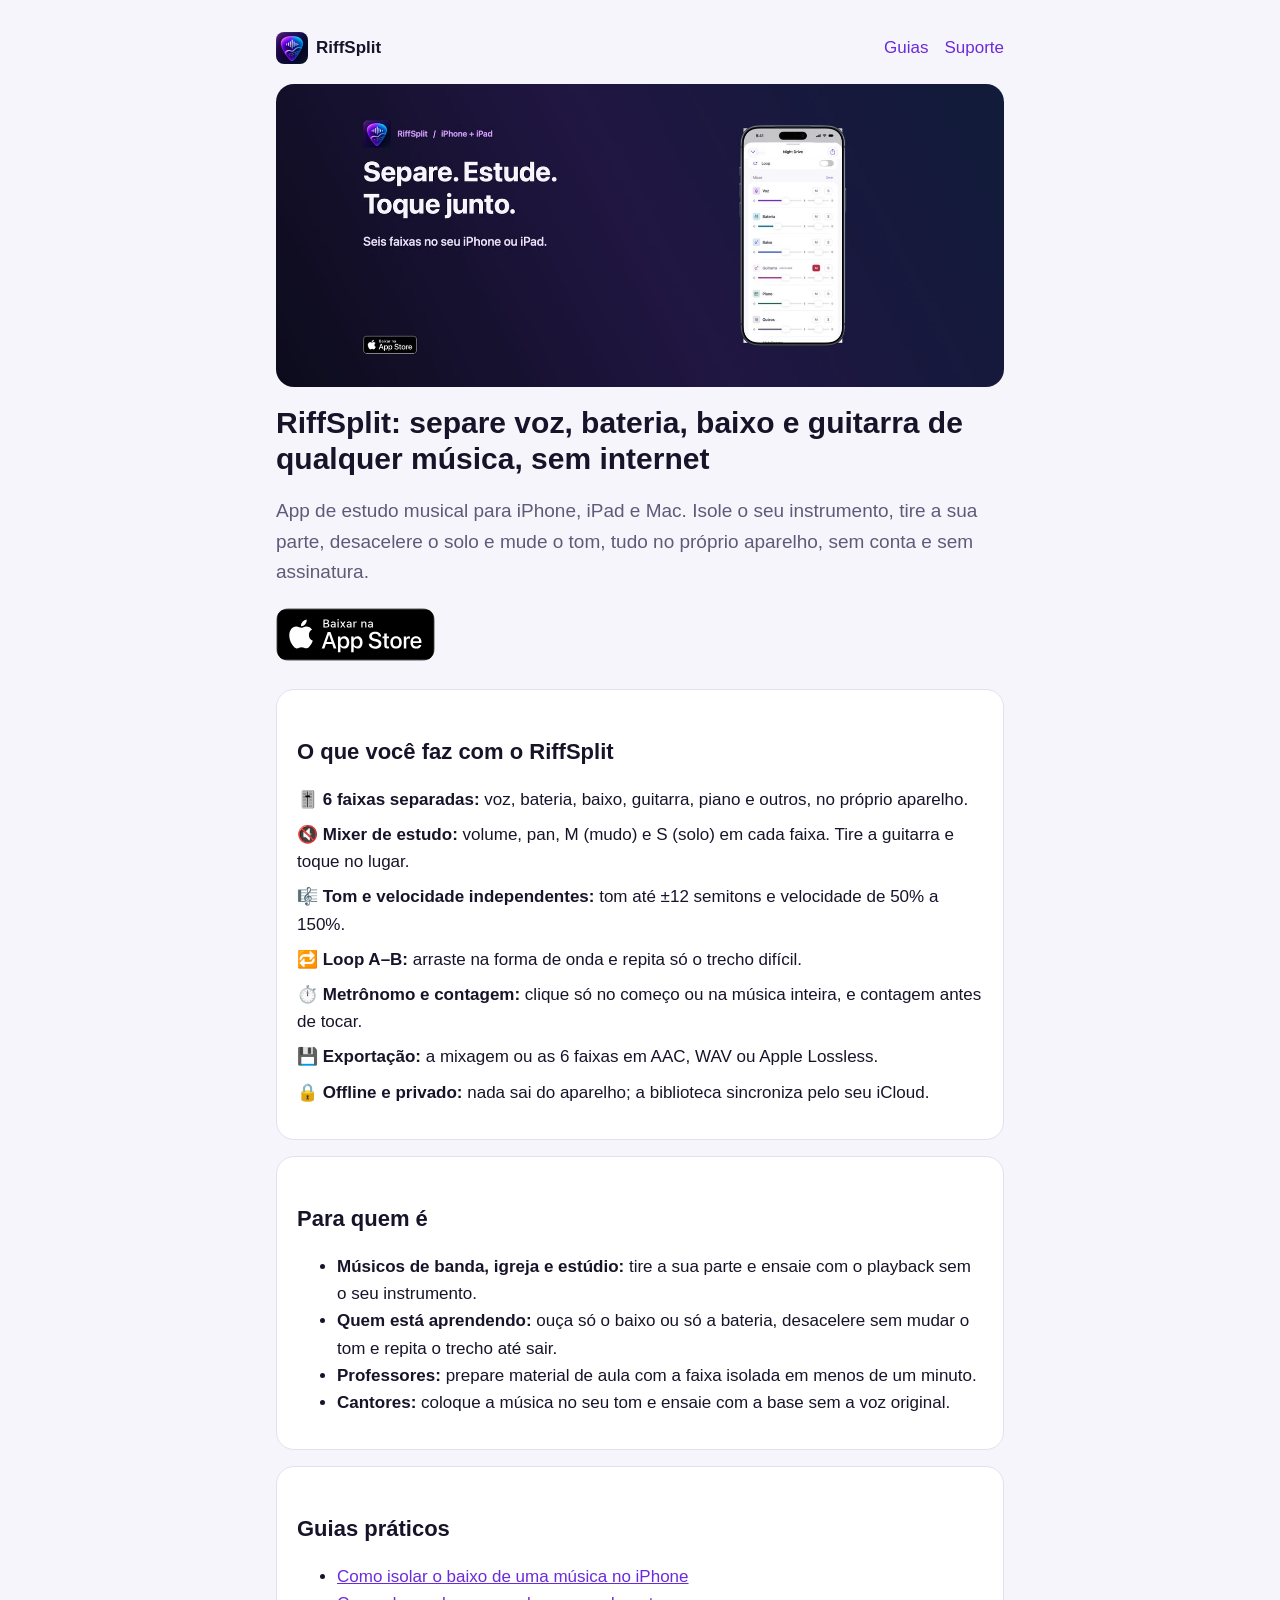
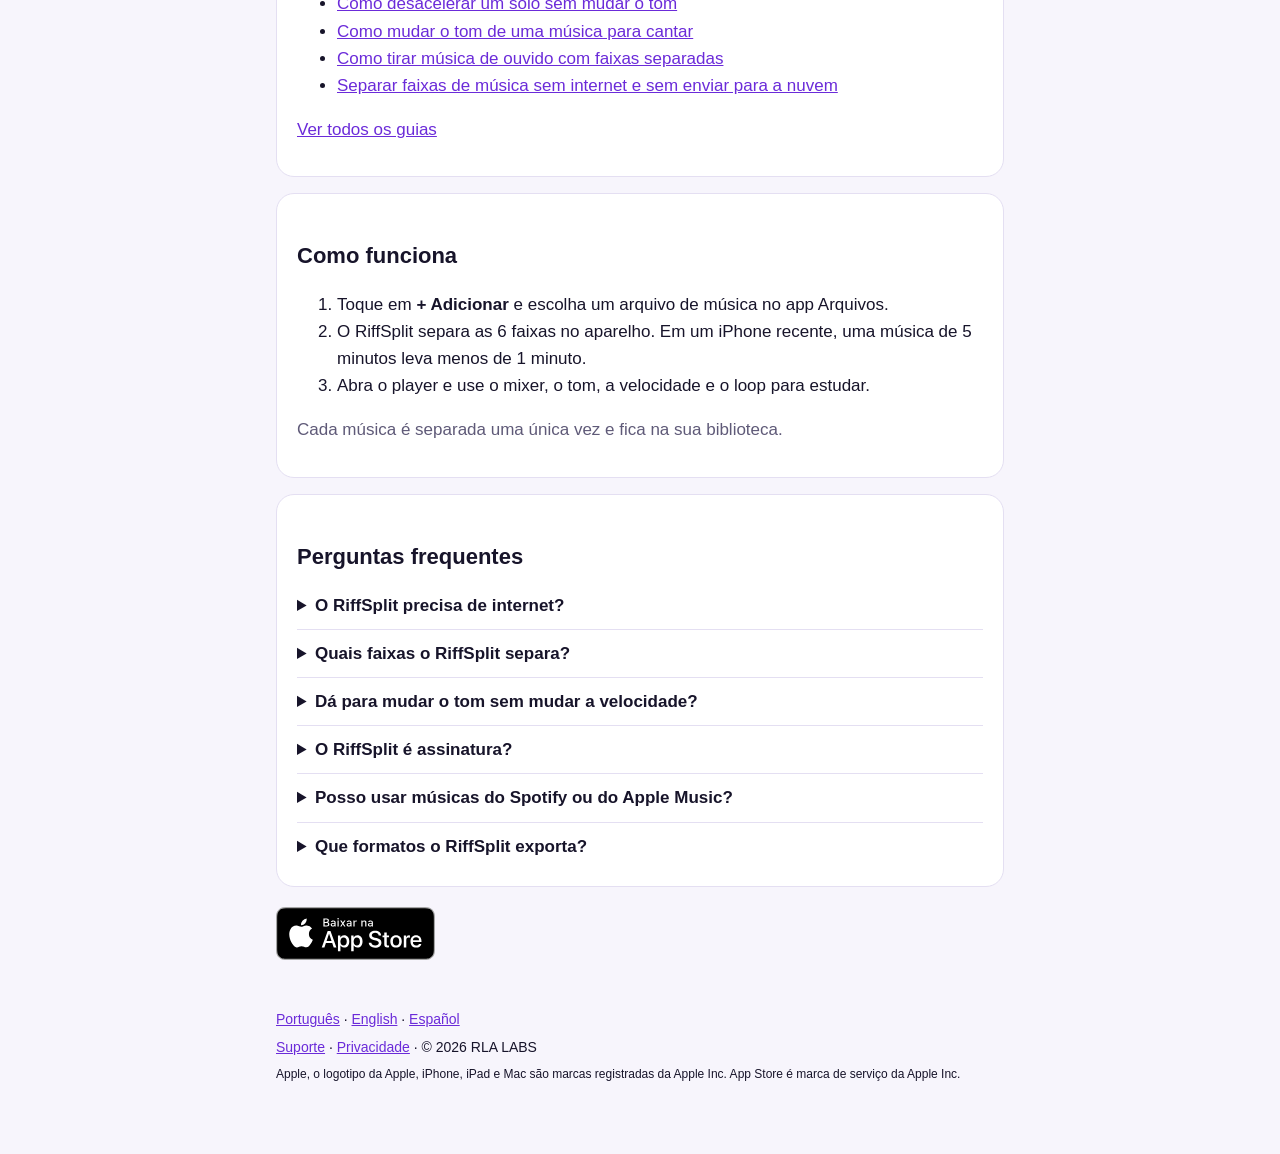
<file: index.html>
<!doctype html>
<html lang="pt-BR">
<head>
<meta charset="utf-8">
<meta name="viewport" content="width=device-width, initial-scale=1">
<title>RiffSplit: separe voz, bateria, baixo e guitarra de músicas no iPhone, sem internet</title>
<meta name="description" content="App para iPhone, iPad e Mac que separa músicas em 6 faixas no próprio aparelho. Isole instrumentos, mude o tom, desacelere solos e estude sem internet, sem conta e sem assinatura.">
<link rel="canonical" href="https://robertoaran79-pixel.github.io/riffsplit-site/">
<link rel="alternate" hreflang="pt-BR" href="https://robertoaran79-pixel.github.io/riffsplit-site/">
<link rel="alternate" hreflang="en" href="https://robertoaran79-pixel.github.io/riffsplit-site/en/">
<link rel="alternate" hreflang="es" href="https://robertoaran79-pixel.github.io/riffsplit-site/es/">
<link rel="alternate" hreflang="x-default" href="https://robertoaran79-pixel.github.io/riffsplit-site/">
<meta name="apple-itunes-app" content="app-id=6829560023">
<meta property="og:type" content="website">
<meta property="og:site_name" content="RiffSplit">
<meta property="og:title" content="RiffSplit: separe voz, bateria, baixo e guitarra de músicas no iPhone, sem internet">
<meta property="og:description" content="App para iPhone, iPad e Mac que separa músicas em 6 faixas no próprio aparelho. Isole instrumentos, mude o tom, desacelere solos e estude sem internet, sem conta e sem assinatura.">
<meta property="og:url" content="https://robertoaran79-pixel.github.io/riffsplit-site/">
<meta property="og:image" content="https://robertoaran79-pixel.github.io/riffsplit-site/img/og-ptbr.jpg">
<meta property="og:locale" content="pt_BR">
<meta name="twitter:card" content="summary_large_image">
<link rel="icon" href="icon.png">
<link rel="stylesheet" href="style.css">
<script type="application/ld+json">{"@context": "https://schema.org", "@type": "MobileApplication", "name": "RiffSplit", "operatingSystem": "iOS, iPadOS, macOS", "applicationCategory": "MusicApplication", "downloadUrl": "https://apps.apple.com/app/id6829560023", "installUrl": "https://apps.apple.com/app/id6829560023", "image": "https://robertoaran79-pixel.github.io/riffsplit-site/icon.png", "url": "https://robertoaran79-pixel.github.io/riffsplit-site/", "publisher": {"@type": "Organization", "name": "RLA LABS"}, "inLanguage": ["pt-BR", "en", "es"], "offers": {"@type": "Offer", "price": "0", "priceCurrency": "BRL", "description": "Download grátis com separação de 30 segundos por música; desbloqueio por compra única no app"}}</script>
<script type="application/ld+json">{"@context": "https://schema.org", "@type": "FAQPage", "mainEntity": [{"@type": "Question", "name": "O RiffSplit precisa de internet?", "acceptedAnswer": {"@type": "Answer", "text": "Não. A separação das faixas acontece no próprio iPhone, iPad ou Mac. A música não é enviada para nenhum servidor e não é preciso criar conta."}}, {"@type": "Question", "name": "Quais faixas o RiffSplit separa?", "acceptedAnswer": {"@type": "Answer", "text": "Seis: voz, bateria, baixo, guitarra, piano e outros. Cada uma tem volume, pan, mudo e solo no mixer."}}, {"@type": "Question", "name": "Dá para mudar o tom sem mudar a velocidade?", "acceptedAnswer": {"@type": "Answer", "text": "Sim. O tom vai até 12 semitons para cima ou para baixo e a velocidade de 50% a 150%, um sem alterar o outro."}}, {"@type": "Question", "name": "O RiffSplit é assinatura?", "acceptedAnswer": {"@type": "Answer", "text": "Não. O download é grátis e separa 30 segundos de cada música. Uma compra única no app libera músicas inteiras e a exportação, no iPhone, iPad e Mac com a mesma conta Apple."}}, {"@type": "Question", "name": "Posso usar músicas do Spotify ou do Apple Music?", "acceptedAnswer": {"@type": "Answer", "text": "Não. Músicas de streaming são protegidas e nenhum app consegue abri-las. Use arquivos seus ou com direito de uso, em MP3, AAC/M4A, ALAC, WAV, AIFF, FLAC ou vídeo."}}, {"@type": "Question", "name": "Que formatos o RiffSplit exporta?", "acceptedAnswer": {"@type": "Answer", "text": "A mixagem ou cada uma das 6 faixas, em AAC, WAV ou Apple Lossless (com o desbloqueio)."}}]}</script>
</head>
<body>
<main>
<nav class="top">
<a class="marca" href="index.html"><img src="icon.png" alt="" width="32" height="32"> RiffSplit</a>
<span class="links"><a href="guias/index.html">Guias</a><a href="suporte.html">Suporte</a></span>
</nav>

<header class="hero">
<img class="banner" src="img/banner-ptbr.jpg" alt="RiffSplit separando uma música em voz, bateria, baixo, guitarra, piano e outros no iPhone" width="1440" height="600">
<h1>RiffSplit: separe voz, bateria, baixo e guitarra de qualquer música, sem internet</h1>
<p class="lead">App de estudo musical para iPhone, iPad e Mac. Isole o seu instrumento, tire a sua parte, desacelere o solo e mude o tom, tudo no próprio aparelho, sem conta e sem assinatura.</p>
<p class="cta"><a href="https://apps.apple.com/app/id6829560023"><img src="img/appstore-pt-br.svg" alt="Baixar na App Store" width="160" height="53"></a></p>
</header>
<section class="card">
<h2>O que você faz com o RiffSplit</h2>
<ul class="lista-icones">
<li><b>🎚️ 6 faixas separadas:</b> voz, bateria, baixo, guitarra, piano e outros, no próprio aparelho.</li>
<li><b>🔇 Mixer de estudo:</b> volume, pan, M (mudo) e S (solo) em cada faixa. Tire a guitarra e toque no lugar.</li>
<li><b>🎼 Tom e velocidade independentes:</b> tom até ±12 semitons e velocidade de 50% a 150%.</li>
<li><b>🔁 Loop A–B:</b> arraste na forma de onda e repita só o trecho difícil.</li>
<li><b>⏱️ Metrônomo e contagem:</b> clique só no começo ou na música inteira, e contagem antes de tocar.</li>
<li><b>💾 Exportação:</b> a mixagem ou as 6 faixas em AAC, WAV ou Apple Lossless.</li>
<li><b>🔒 Offline e privado:</b> nada sai do aparelho; a biblioteca sincroniza pelo seu iCloud.</li>
</ul>
</section>
<section class="card">
<h2>Para quem é</h2>
<ul>
<li><b>Músicos de banda, igreja e estúdio:</b> tire a sua parte e ensaie com o playback sem o seu instrumento.</li>
<li><b>Quem está aprendendo:</b> ouça só o baixo ou só a bateria, desacelere sem mudar o tom e repita o trecho até sair.</li>
<li><b>Professores:</b> prepare material de aula com a faixa isolada em menos de um minuto.</li>
<li><b>Cantores:</b> coloque a música no seu tom e ensaie com a base sem a voz original.</li>
</ul>
</section>
<section class="card">
<h2>Guias práticos</h2>
<ul>
<li><a href="guias/como-isolar-o-baixo-de-uma-musica-no-iphone.html">Como isolar o baixo de uma música no iPhone</a></li>
<li><a href="guias/como-desacelerar-um-solo-sem-mudar-o-tom.html">Como desacelerar um solo sem mudar o tom</a></li>
<li><a href="guias/como-mudar-o-tom-de-uma-musica-para-cantar.html">Como mudar o tom de uma música para cantar</a></li>
<li><a href="guias/como-tirar-musica-de-ouvido-com-faixas-separadas.html">Como tirar música de ouvido com faixas separadas</a></li>
<li><a href="guias/separar-faixas-de-musica-sem-internet.html">Separar faixas de música sem internet e sem enviar para a nuvem</a></li>
</ul>
<p><a href="guias/index.html">Ver todos os guias</a></p>
</section>
<section class="card">
<h2>Como funciona</h2>
<ol>
<li>Toque em <b>+ Adicionar</b> e escolha um arquivo de música no app Arquivos.</li>
<li>O RiffSplit separa as 6 faixas no aparelho. Em um iPhone recente, uma música de 5 minutos leva menos de 1 minuto.</li>
<li>Abra o player e use o mixer, o tom, a velocidade e o loop para estudar.</li>
</ol>
<p class="muted">Cada música é separada uma única vez e fica na sua biblioteca.</p>
</section>
<section class="card faq"><h2>Perguntas frequentes</h2>
<details><summary>O RiffSplit precisa de internet?</summary><p>Não. A separação das faixas acontece no próprio iPhone, iPad ou Mac. A música não é enviada para nenhum servidor e não é preciso criar conta.</p></details>
<details><summary>Quais faixas o RiffSplit separa?</summary><p>Seis: voz, bateria, baixo, guitarra, piano e outros. Cada uma tem volume, pan, mudo e solo no mixer.</p></details>
<details><summary>Dá para mudar o tom sem mudar a velocidade?</summary><p>Sim. O tom vai até 12 semitons para cima ou para baixo e a velocidade de 50% a 150%, um sem alterar o outro.</p></details>
<details><summary>O RiffSplit é assinatura?</summary><p>Não. O download é grátis e separa 30 segundos de cada música. Uma compra única no app libera músicas inteiras e a exportação, no iPhone, iPad e Mac com a mesma conta Apple.</p></details>
<details><summary>Posso usar músicas do Spotify ou do Apple Music?</summary><p>Não. Músicas de streaming são protegidas e nenhum app consegue abri-las. Use arquivos seus ou com direito de uso, em MP3, AAC/M4A, ALAC, WAV, AIFF, FLAC ou vídeo.</p></details>
<details><summary>Que formatos o RiffSplit exporta?</summary><p>A mixagem ou cada uma das 6 faixas, em AAC, WAV ou Apple Lossless (com o desbloqueio).</p></details>
</section>
<p class="cta"><a href="https://apps.apple.com/app/id6829560023"><img src="img/appstore-pt-br.svg" alt="Baixar na App Store" width="160" height="53"></a></p>

<footer>
<p><a href="index.html">Português</a> · <a href="en/index.html">English</a> · <a href="es/index.html">Español</a></p>
<p><a href="suporte.html">Suporte</a> · <a href="privacidade.html">Privacidade</a> · © 2026 RLA LABS</p>
<p class="legal">Apple, o logotipo da Apple, iPhone, iPad e Mac são marcas registradas da Apple Inc. App Store é marca de serviço da Apple Inc.</p>
</footer>
</main>
</body>
</html>
</file>
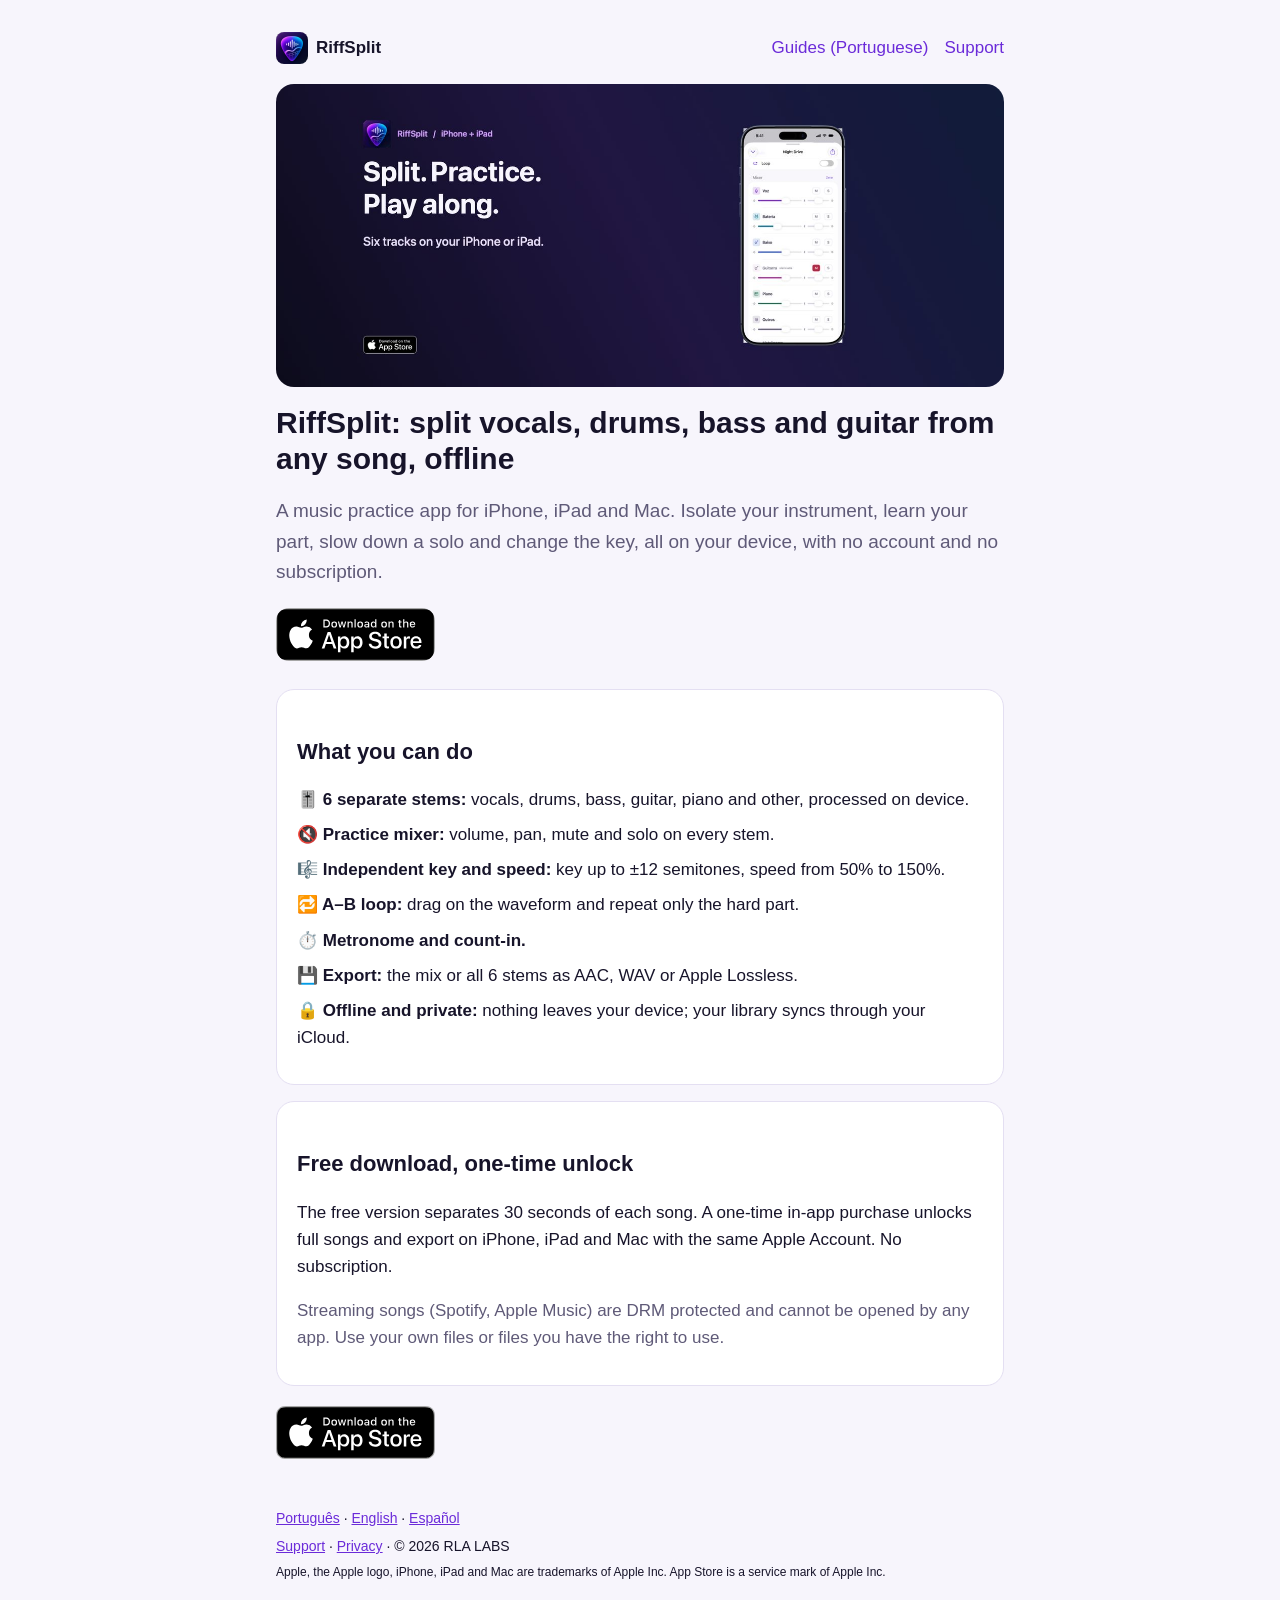
<file: en/index.html>
<!doctype html>
<html lang="en">
<head>
<meta charset="utf-8">
<meta name="viewport" content="width=device-width, initial-scale=1">
<title>RiffSplit: split vocals, drums, bass and guitar on iPhone, offline</title>
<meta name="description" content="Music practice app for iPhone, iPad and Mac that splits songs into 6 stems on device. Isolate instruments, change key, slow down solos. No internet, no account, no subscription.">
<link rel="canonical" href="https://robertoaran79-pixel.github.io/riffsplit-site/en/">
<link rel="alternate" hreflang="pt-BR" href="https://robertoaran79-pixel.github.io/riffsplit-site/">
<link rel="alternate" hreflang="en" href="https://robertoaran79-pixel.github.io/riffsplit-site/en/">
<link rel="alternate" hreflang="es" href="https://robertoaran79-pixel.github.io/riffsplit-site/es/">
<link rel="alternate" hreflang="x-default" href="https://robertoaran79-pixel.github.io/riffsplit-site/">
<meta name="apple-itunes-app" content="app-id=6829560023">
<meta property="og:type" content="website">
<meta property="og:site_name" content="RiffSplit">
<meta property="og:title" content="RiffSplit: split vocals, drums, bass and guitar on iPhone, offline">
<meta property="og:description" content="Music practice app for iPhone, iPad and Mac that splits songs into 6 stems on device. Isolate instruments, change key, slow down solos. No internet, no account, no subscription.">
<meta property="og:url" content="https://robertoaran79-pixel.github.io/riffsplit-site/en/">
<meta property="og:image" content="https://robertoaran79-pixel.github.io/riffsplit-site/img/og-en.jpg">
<meta property="og:locale" content="en_US">
<meta name="twitter:card" content="summary_large_image">
<link rel="icon" href="../icon.png">
<link rel="stylesheet" href="../style.css">
<script type="application/ld+json">{"@context": "https://schema.org", "@type": "MobileApplication", "name": "RiffSplit", "operatingSystem": "iOS, iPadOS, macOS", "applicationCategory": "MusicApplication", "downloadUrl": "https://apps.apple.com/app/id6829560023", "installUrl": "https://apps.apple.com/app/id6829560023", "image": "https://robertoaran79-pixel.github.io/riffsplit-site/icon.png", "url": "https://robertoaran79-pixel.github.io/riffsplit-site/", "publisher": {"@type": "Organization", "name": "RLA LABS"}, "inLanguage": ["pt-BR", "en", "es"], "offers": {"@type": "Offer", "price": "0", "priceCurrency": "BRL", "description": "Download grátis com separação de 30 segundos por música; desbloqueio por compra única no app"}}</script>
</head>
<body>
<main>
<nav class="top">
<a class="marca" href="../en/index.html"><img src="../icon.png" alt="" width="32" height="32"> RiffSplit</a>
<span class="links"><a href="../guias/index.html">Guides (Portuguese)</a><a href="../suporte.html">Support</a></span>
</nav>

<header class="hero">
<img class="banner" src="../img/banner-en.jpg" alt="RiffSplit splitting a song into vocals, drums, bass, guitar, piano and other on iPhone" width="1440" height="600">
<h1>RiffSplit: split vocals, drums, bass and guitar from any song, offline</h1>
<p class="lead">A music practice app for iPhone, iPad and Mac. Isolate your instrument, learn your part, slow down a solo and change the key, all on your device, with no account and no subscription.</p>
<p class="cta"><a href="https://apps.apple.com/app/id6829560023"><img src="../img/appstore-en-us.svg" alt="Download on the App Store" width="160" height="53"></a></p>
</header>
<section class="card">
<h2>What you can do</h2>
<ul class="lista-icones">
<li><b>🎚️ 6 separate stems:</b> vocals, drums, bass, guitar, piano and other, processed on device.</li>
<li><b>🔇 Practice mixer:</b> volume, pan, mute and solo on every stem.</li>
<li><b>🎼 Independent key and speed:</b> key up to ±12 semitones, speed from 50% to 150%.</li>
<li><b>🔁 A–B loop:</b> drag on the waveform and repeat only the hard part.</li>
<li><b>⏱️ Metronome and count-in.</b></li>
<li><b>💾 Export:</b> the mix or all 6 stems as AAC, WAV or Apple Lossless.</li>
<li><b>🔒 Offline and private:</b> nothing leaves your device; your library syncs through your iCloud.</li>
</ul>
</section>
<section class="card">
<h2>Free download, one-time unlock</h2>
<p>The free version separates 30 seconds of each song. A one-time in-app purchase unlocks full songs and export on iPhone, iPad and Mac with the same Apple Account. No subscription.</p>
<p class="muted">Streaming songs (Spotify, Apple Music) are DRM protected and cannot be opened by any app. Use your own files or files you have the right to use.</p>
</section>
<p class="cta"><a href="https://apps.apple.com/app/id6829560023"><img src="../img/appstore-en-us.svg" alt="Download on the App Store" width="160" height="53"></a></p>

<footer>
<p><a href="../index.html">Português</a> · <a href="../en/index.html">English</a> · <a href="../es/index.html">Español</a></p>
<p><a href="../suporte.html">Support</a> · <a href="../privacidade.html">Privacy</a> · © 2026 RLA LABS</p>
<p class="legal">Apple, the Apple logo, iPhone, iPad and Mac are trademarks of Apple Inc. App Store is a service mark of Apple Inc.</p>
</footer>
</main>
</body>
</html>
</file>
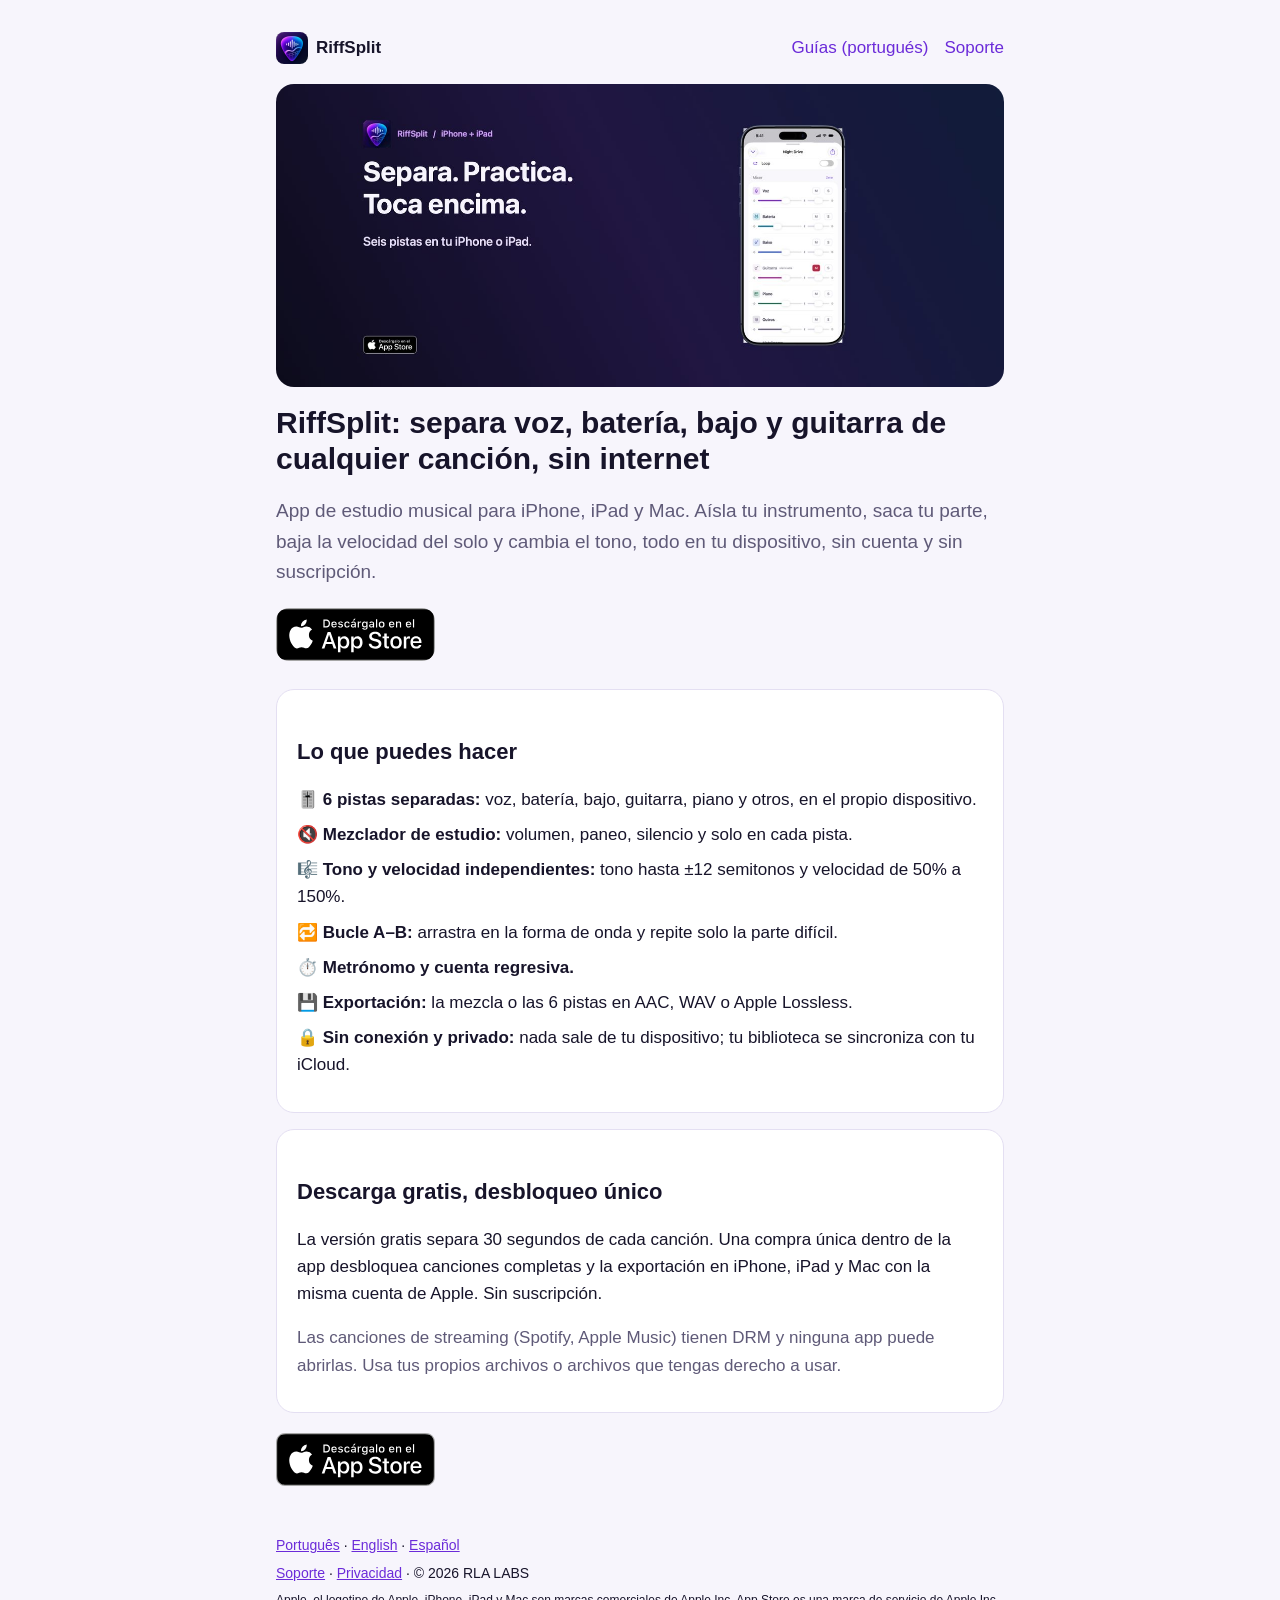
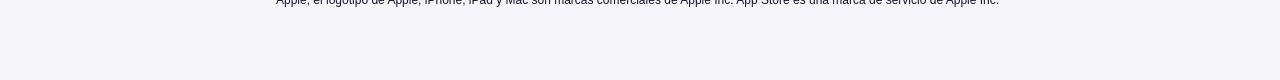
<file: es/index.html>
<!doctype html>
<html lang="es">
<head>
<meta charset="utf-8">
<meta name="viewport" content="width=device-width, initial-scale=1">
<title>RiffSplit: separa voz, batería, bajo y guitarra en el iPhone, sin internet</title>
<meta name="description" content="App de estudio musical para iPhone, iPad y Mac que separa canciones en 6 pistas en el dispositivo. Aísla instrumentos, cambia el tono y baja la velocidad. Sin internet, sin cuenta, sin suscripción.">
<link rel="canonical" href="https://robertoaran79-pixel.github.io/riffsplit-site/es/">
<link rel="alternate" hreflang="pt-BR" href="https://robertoaran79-pixel.github.io/riffsplit-site/">
<link rel="alternate" hreflang="en" href="https://robertoaran79-pixel.github.io/riffsplit-site/en/">
<link rel="alternate" hreflang="es" href="https://robertoaran79-pixel.github.io/riffsplit-site/es/">
<link rel="alternate" hreflang="x-default" href="https://robertoaran79-pixel.github.io/riffsplit-site/">
<meta name="apple-itunes-app" content="app-id=6829560023">
<meta property="og:type" content="website">
<meta property="og:site_name" content="RiffSplit">
<meta property="og:title" content="RiffSplit: separa voz, batería, bajo y guitarra en el iPhone, sin internet">
<meta property="og:description" content="App de estudio musical para iPhone, iPad y Mac que separa canciones en 6 pistas en el dispositivo. Aísla instrumentos, cambia el tono y baja la velocidad. Sin internet, sin cuenta, sin suscripción.">
<meta property="og:url" content="https://robertoaran79-pixel.github.io/riffsplit-site/es/">
<meta property="og:image" content="https://robertoaran79-pixel.github.io/riffsplit-site/img/og-es.jpg">
<meta property="og:locale" content="es_MX">
<meta name="twitter:card" content="summary_large_image">
<link rel="icon" href="../icon.png">
<link rel="stylesheet" href="../style.css">
<script type="application/ld+json">{"@context": "https://schema.org", "@type": "MobileApplication", "name": "RiffSplit", "operatingSystem": "iOS, iPadOS, macOS", "applicationCategory": "MusicApplication", "downloadUrl": "https://apps.apple.com/app/id6829560023", "installUrl": "https://apps.apple.com/app/id6829560023", "image": "https://robertoaran79-pixel.github.io/riffsplit-site/icon.png", "url": "https://robertoaran79-pixel.github.io/riffsplit-site/", "publisher": {"@type": "Organization", "name": "RLA LABS"}, "inLanguage": ["pt-BR", "en", "es"], "offers": {"@type": "Offer", "price": "0", "priceCurrency": "BRL", "description": "Download grátis com separação de 30 segundos por música; desbloqueio por compra única no app"}}</script>
</head>
<body>
<main>
<nav class="top">
<a class="marca" href="../es/index.html"><img src="../icon.png" alt="" width="32" height="32"> RiffSplit</a>
<span class="links"><a href="../guias/index.html">Guías (portugués)</a><a href="../suporte.html">Soporte</a></span>
</nav>

<header class="hero">
<img class="banner" src="../img/banner-es.jpg" alt="RiffSplit separando una canción en voz, batería, bajo, guitarra, piano y otros en el iPhone" width="1440" height="600">
<h1>RiffSplit: separa voz, batería, bajo y guitarra de cualquier canción, sin internet</h1>
<p class="lead">App de estudio musical para iPhone, iPad y Mac. Aísla tu instrumento, saca tu parte, baja la velocidad del solo y cambia el tono, todo en tu dispositivo, sin cuenta y sin suscripción.</p>
<p class="cta"><a href="https://apps.apple.com/app/id6829560023"><img src="../img/appstore-es-mx.svg" alt="Descargar en el App Store" width="160" height="53"></a></p>
</header>
<section class="card">
<h2>Lo que puedes hacer</h2>
<ul class="lista-icones">
<li><b>🎚️ 6 pistas separadas:</b> voz, batería, bajo, guitarra, piano y otros, en el propio dispositivo.</li>
<li><b>🔇 Mezclador de estudio:</b> volumen, paneo, silencio y solo en cada pista.</li>
<li><b>🎼 Tono y velocidad independientes:</b> tono hasta ±12 semitonos y velocidad de 50% a 150%.</li>
<li><b>🔁 Bucle A–B:</b> arrastra en la forma de onda y repite solo la parte difícil.</li>
<li><b>⏱️ Metrónomo y cuenta regresiva.</b></li>
<li><b>💾 Exportación:</b> la mezcla o las 6 pistas en AAC, WAV o Apple Lossless.</li>
<li><b>🔒 Sin conexión y privado:</b> nada sale de tu dispositivo; tu biblioteca se sincroniza con tu iCloud.</li>
</ul>
</section>
<section class="card">
<h2>Descarga gratis, desbloqueo único</h2>
<p>La versión gratis separa 30 segundos de cada canción. Una compra única dentro de la app desbloquea canciones completas y la exportación en iPhone, iPad y Mac con la misma cuenta de Apple. Sin suscripción.</p>
<p class="muted">Las canciones de streaming (Spotify, Apple Music) tienen DRM y ninguna app puede abrirlas. Usa tus propios archivos o archivos que tengas derecho a usar.</p>
</section>
<p class="cta"><a href="https://apps.apple.com/app/id6829560023"><img src="../img/appstore-es-mx.svg" alt="Descargar en el App Store" width="160" height="53"></a></p>

<footer>
<p><a href="../index.html">Português</a> · <a href="../en/index.html">English</a> · <a href="../es/index.html">Español</a></p>
<p><a href="../suporte.html">Soporte</a> · <a href="../privacidade.html">Privacidad</a> · © 2026 RLA LABS</p>
<p class="legal">Apple, el logotipo de Apple, iPhone, iPad y Mac son marcas comerciales de Apple Inc. App Store es una marca de servicio de Apple Inc.</p>
</footer>
</main>
</body>
</html>
</file>
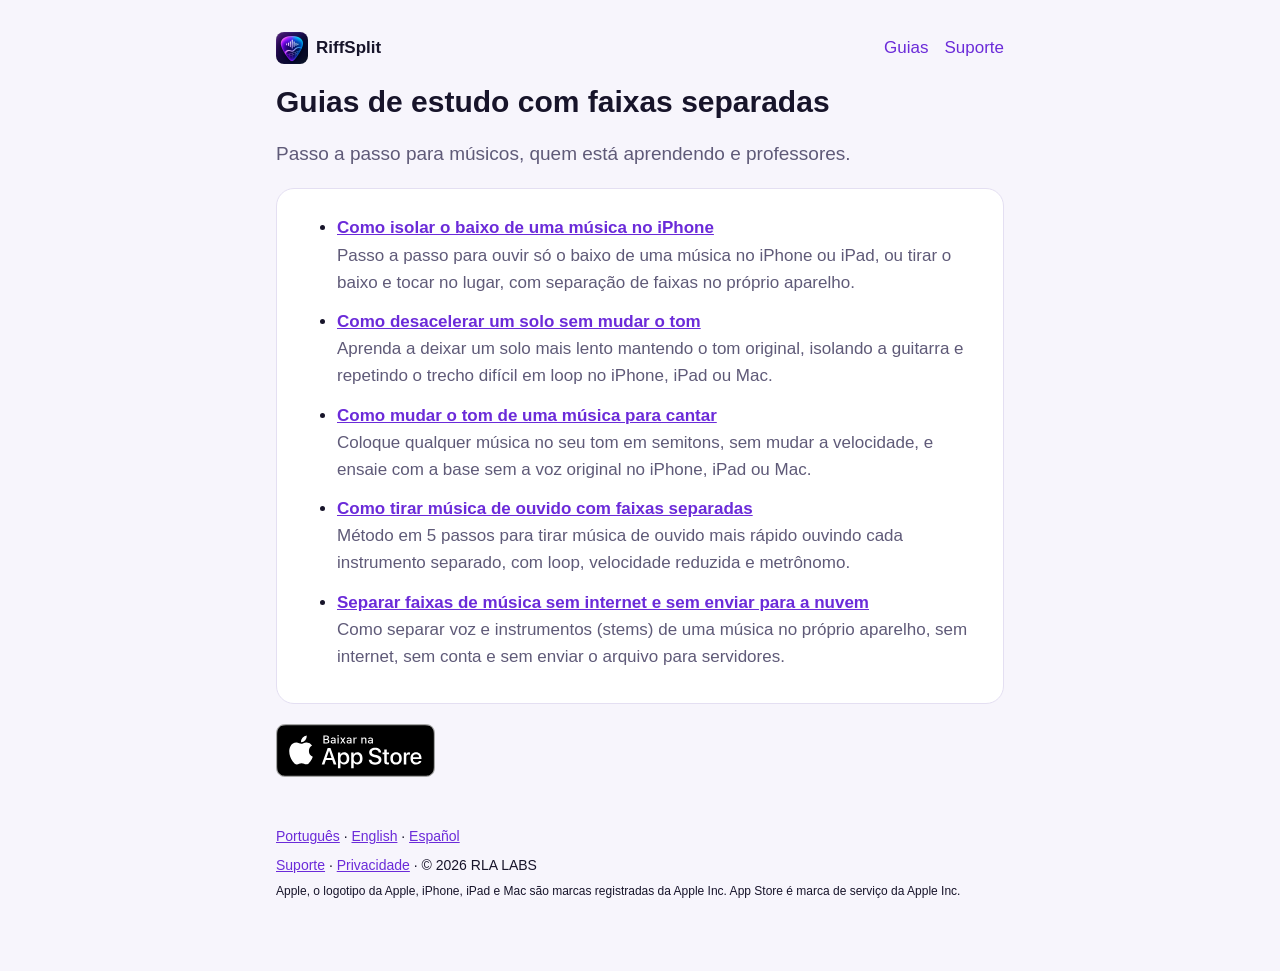
<file: guias/index.html>
<!doctype html>
<html lang="pt-BR">
<head>
<meta charset="utf-8">
<meta name="viewport" content="width=device-width, initial-scale=1">
<title>Guias de estudo musical com faixas separadas · RiffSplit</title>
<meta name="description" content="Guias práticos para tirar música de ouvido, isolar instrumentos, desacelerar solos e mudar o tom usando faixas separadas no iPhone, iPad e Mac.">
<link rel="canonical" href="https://robertoaran79-pixel.github.io/riffsplit-site/guias/">

<meta name="apple-itunes-app" content="app-id=6829560023">
<meta property="og:type" content="website">
<meta property="og:site_name" content="RiffSplit">
<meta property="og:title" content="Guias de estudo musical com faixas separadas · RiffSplit">
<meta property="og:description" content="Guias práticos para tirar música de ouvido, isolar instrumentos, desacelerar solos e mudar o tom usando faixas separadas no iPhone, iPad e Mac.">
<meta property="og:url" content="https://robertoaran79-pixel.github.io/riffsplit-site/guias/">
<meta property="og:image" content="https://robertoaran79-pixel.github.io/riffsplit-site/img/og-ptbr.jpg">
<meta property="og:locale" content="pt_BR">
<meta name="twitter:card" content="summary_large_image">
<link rel="icon" href="../icon.png">
<link rel="stylesheet" href="../style.css">
<script type="application/ld+json">{"@context": "https://schema.org", "@type": "CollectionPage", "name": "Guias RiffSplit", "url": "https://robertoaran79-pixel.github.io/riffsplit-site/guias/"}</script>
</head>
<body>
<main>
<nav class="top">
<a class="marca" href="../index.html"><img src="../icon.png" alt="" width="32" height="32"> RiffSplit</a>
<span class="links"><a href="../guias/index.html">Guias</a><a href="../suporte.html">Suporte</a></span>
</nav>
<header class="texto"><h1>Guias de estudo com faixas separadas</h1><p class="lead">Passo a passo para músicos, quem está aprendendo e professores.</p></header>
<section class="card"><ul class="guias">
<li><a href="como-isolar-o-baixo-de-uma-musica-no-iphone.html"><b>Como isolar o baixo de uma música no iPhone</b></a><br><span class="muted">Passo a passo para ouvir só o baixo de uma música no iPhone ou iPad, ou tirar o baixo e tocar no lugar, com separação de faixas no próprio aparelho.</span></li>
<li><a href="como-desacelerar-um-solo-sem-mudar-o-tom.html"><b>Como desacelerar um solo sem mudar o tom</b></a><br><span class="muted">Aprenda a deixar um solo mais lento mantendo o tom original, isolando a guitarra e repetindo o trecho difícil em loop no iPhone, iPad ou Mac.</span></li>
<li><a href="como-mudar-o-tom-de-uma-musica-para-cantar.html"><b>Como mudar o tom de uma música para cantar</b></a><br><span class="muted">Coloque qualquer música no seu tom em semitons, sem mudar a velocidade, e ensaie com a base sem a voz original no iPhone, iPad ou Mac.</span></li>
<li><a href="como-tirar-musica-de-ouvido-com-faixas-separadas.html"><b>Como tirar música de ouvido com faixas separadas</b></a><br><span class="muted">Método em 5 passos para tirar música de ouvido mais rápido ouvindo cada instrumento separado, com loop, velocidade reduzida e metrônomo.</span></li>
<li><a href="separar-faixas-de-musica-sem-internet.html"><b>Separar faixas de música sem internet e sem enviar para a nuvem</b></a><br><span class="muted">Como separar voz e instrumentos (stems) de uma música no próprio aparelho, sem internet, sem conta e sem enviar o arquivo para servidores.</span></li>
</ul></section>
<p class="cta"><a href="https://apps.apple.com/app/id6829560023"><img src="../img/appstore-pt-br.svg" alt="Baixar na App Store" width="160" height="53"></a></p>
<footer>
<p><a href="../index.html">Português</a> · <a href="../en/index.html">English</a> · <a href="../es/index.html">Español</a></p>
<p><a href="../suporte.html">Suporte</a> · <a href="../privacidade.html">Privacidade</a> · © 2026 RLA LABS</p>
<p class="legal">Apple, o logotipo da Apple, iPhone, iPad e Mac são marcas registradas da Apple Inc. App Store é marca de serviço da Apple Inc.</p>
</footer>
</main>
</body>
</html>
</file>
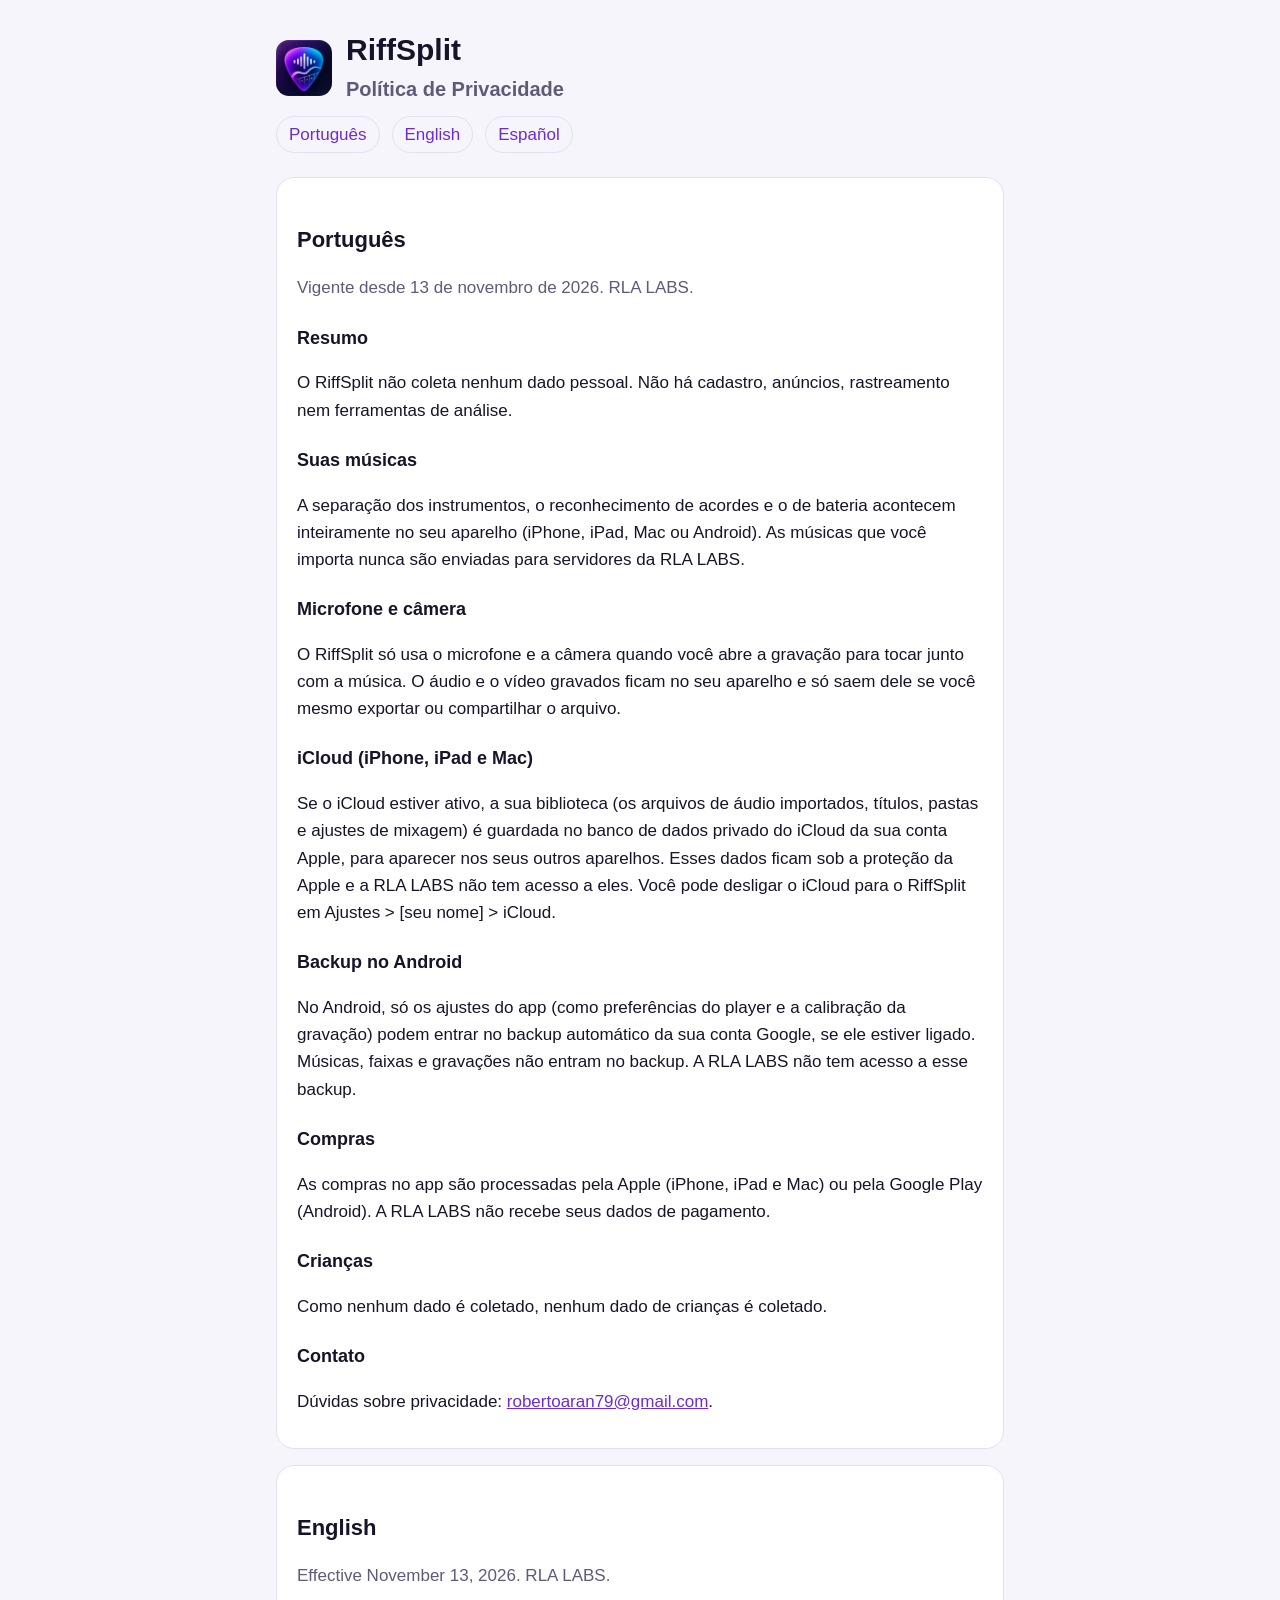
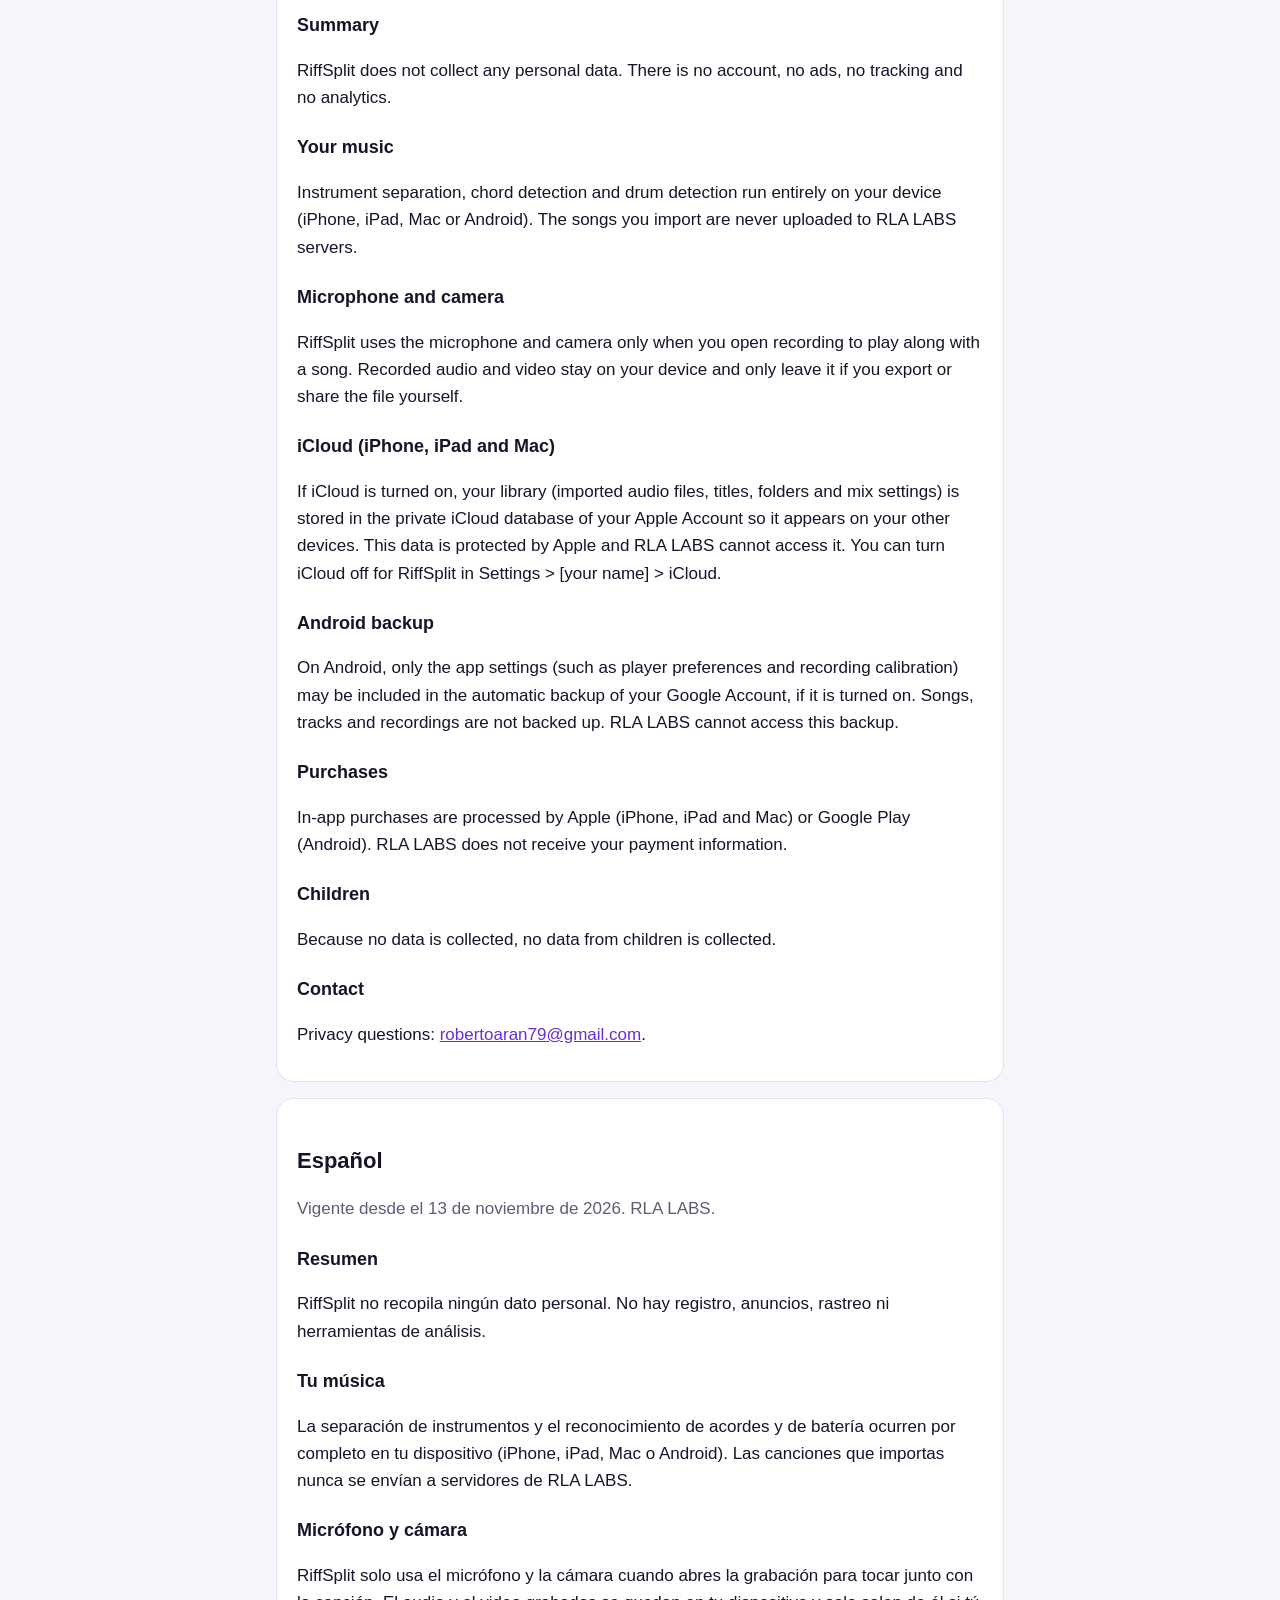
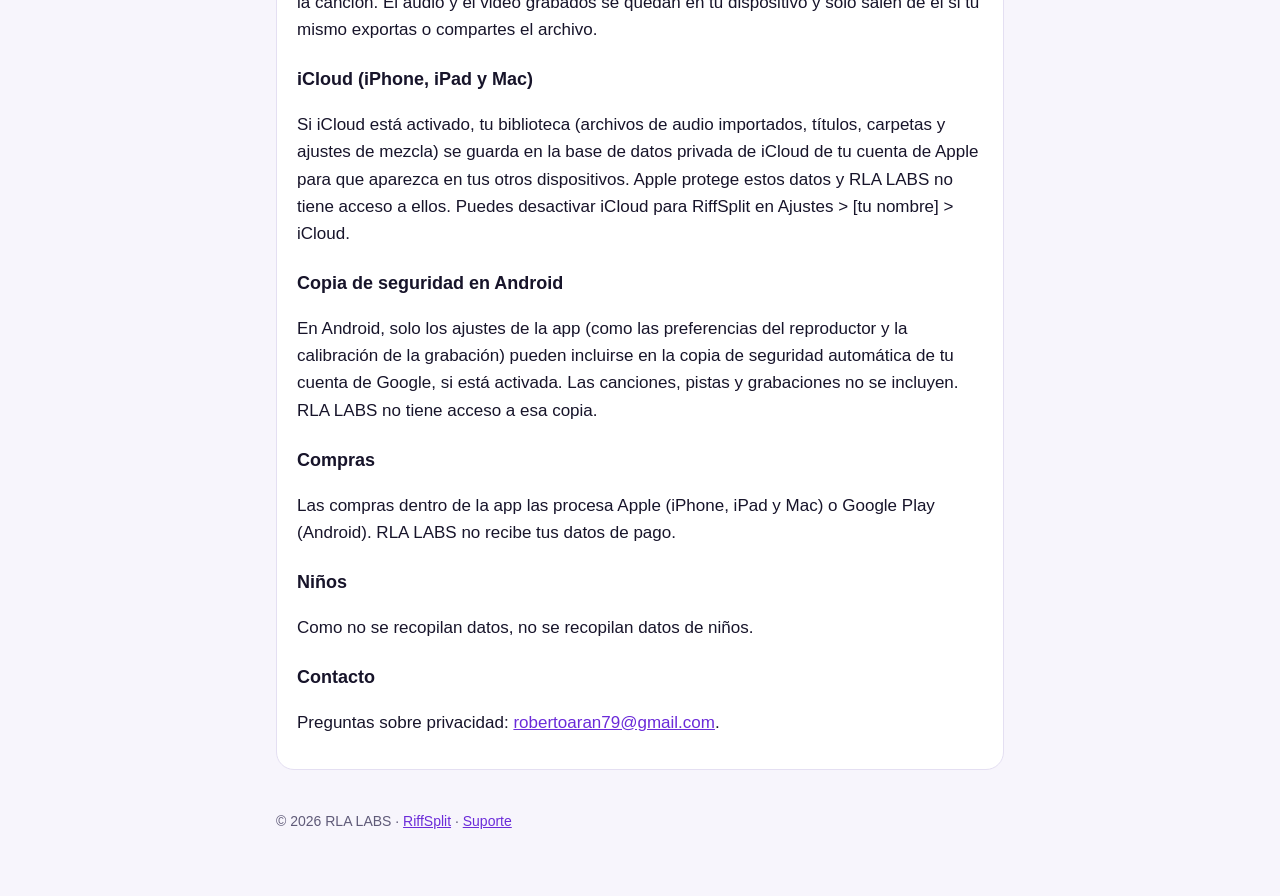
<file: privacidade.html>
<!doctype html>
<html lang="pt-BR">
<head>
<meta charset="utf-8">
<meta name="viewport" content="width=device-width, initial-scale=1">
<title>RiffSplit · Política de Privacidade</title>
<link rel="stylesheet" href="style.css">
</head>
<body>
<main>
<header><img src="icon.png" alt=""><h1>RiffSplit<br><span class="muted" style="font-size:20px">Política de Privacidade</span></h1></header>
<nav class="lang"><a href="#pt">Português</a><a href="#en">English</a><a href="#es">Español</a></nav>

<section class="card" id="pt">
<h2>Português</h2>
<p class="muted">Vigente desde 13 de novembro de 2026. RLA LABS.</p>
<h3>Resumo</h3>
<p>O RiffSplit não coleta nenhum dado pessoal. Não há cadastro, anúncios, rastreamento nem ferramentas de análise.</p>
<h3>Suas músicas</h3>
<p>A separação dos instrumentos, o reconhecimento de acordes e o de bateria acontecem inteiramente no seu aparelho (iPhone, iPad, Mac ou Android). As músicas que você importa nunca são enviadas para servidores da RLA LABS.</p>
<h3>Microfone e câmera</h3>
<p>O RiffSplit só usa o microfone e a câmera quando você abre a gravação para tocar junto com a música. O áudio e o vídeo gravados ficam no seu aparelho e só saem dele se você mesmo exportar ou compartilhar o arquivo.</p>
<h3>iCloud (iPhone, iPad e Mac)</h3>
<p>Se o iCloud estiver ativo, a sua biblioteca (os arquivos de áudio importados, títulos, pastas e ajustes de mixagem) é guardada no banco de dados privado do iCloud da sua conta Apple, para aparecer nos seus outros aparelhos. Esses dados ficam sob a proteção da Apple e a RLA LABS não tem acesso a eles. Você pode desligar o iCloud para o RiffSplit em Ajustes &gt; [seu nome] &gt; iCloud.</p>
<h3>Backup no Android</h3>
<p>No Android, só os ajustes do app (como preferências do player e a calibração da gravação) podem entrar no backup automático da sua conta Google, se ele estiver ligado. Músicas, faixas e gravações não entram no backup. A RLA LABS não tem acesso a esse backup.</p>
<h3>Compras</h3>
<p>As compras no app são processadas pela Apple (iPhone, iPad e Mac) ou pela Google Play (Android). A RLA LABS não recebe seus dados de pagamento.</p>
<h3>Crianças</h3>
<p>Como nenhum dado é coletado, nenhum dado de crianças é coletado.</p>
<h3>Contato</h3>
<p>Dúvidas sobre privacidade: <a href="mailto:robertoaran79@gmail.com">robertoaran79@gmail.com</a>.</p>
</section>

<section class="card" id="en">
<h2>English</h2>
<p class="muted">Effective November 13, 2026. RLA LABS.</p>
<h3>Summary</h3>
<p>RiffSplit does not collect any personal data. There is no account, no ads, no tracking and no analytics.</p>
<h3>Your music</h3>
<p>Instrument separation, chord detection and drum detection run entirely on your device (iPhone, iPad, Mac or Android). The songs you import are never uploaded to RLA LABS servers.</p>
<h3>Microphone and camera</h3>
<p>RiffSplit uses the microphone and camera only when you open recording to play along with a song. Recorded audio and video stay on your device and only leave it if you export or share the file yourself.</p>
<h3>iCloud (iPhone, iPad and Mac)</h3>
<p>If iCloud is turned on, your library (imported audio files, titles, folders and mix settings) is stored in the private iCloud database of your Apple Account so it appears on your other devices. This data is protected by Apple and RLA LABS cannot access it. You can turn iCloud off for RiffSplit in Settings &gt; [your name] &gt; iCloud.</p>
<h3>Android backup</h3>
<p>On Android, only the app settings (such as player preferences and recording calibration) may be included in the automatic backup of your Google Account, if it is turned on. Songs, tracks and recordings are not backed up. RLA LABS cannot access this backup.</p>
<h3>Purchases</h3>
<p>In-app purchases are processed by Apple (iPhone, iPad and Mac) or Google Play (Android). RLA LABS does not receive your payment information.</p>
<h3>Children</h3>
<p>Because no data is collected, no data from children is collected.</p>
<h3>Contact</h3>
<p>Privacy questions: <a href="mailto:robertoaran79@gmail.com">robertoaran79@gmail.com</a>.</p>
</section>

<section class="card" id="es">
<h2>Español</h2>
<p class="muted">Vigente desde el 13 de noviembre de 2026. RLA LABS.</p>
<h3>Resumen</h3>
<p>RiffSplit no recopila ningún dato personal. No hay registro, anuncios, rastreo ni herramientas de análisis.</p>
<h3>Tu música</h3>
<p>La separación de instrumentos y el reconocimiento de acordes y de batería ocurren por completo en tu dispositivo (iPhone, iPad, Mac o Android). Las canciones que importas nunca se envían a servidores de RLA LABS.</p>
<h3>Micrófono y cámara</h3>
<p>RiffSplit solo usa el micrófono y la cámara cuando abres la grabación para tocar junto con la canción. El audio y el video grabados se quedan en tu dispositivo y solo salen de él si tú mismo exportas o compartes el archivo.</p>
<h3>iCloud (iPhone, iPad y Mac)</h3>
<p>Si iCloud está activado, tu biblioteca (archivos de audio importados, títulos, carpetas y ajustes de mezcla) se guarda en la base de datos privada de iCloud de tu cuenta de Apple para que aparezca en tus otros dispositivos. Apple protege estos datos y RLA LABS no tiene acceso a ellos. Puedes desactivar iCloud para RiffSplit en Ajustes &gt; [tu nombre] &gt; iCloud.</p>
<h3>Copia de seguridad en Android</h3>
<p>En Android, solo los ajustes de la app (como las preferencias del reproductor y la calibración de la grabación) pueden incluirse en la copia de seguridad automática de tu cuenta de Google, si está activada. Las canciones, pistas y grabaciones no se incluyen. RLA LABS no tiene acceso a esa copia.</p>
<h3>Compras</h3>
<p>Las compras dentro de la app las procesa Apple (iPhone, iPad y Mac) o Google Play (Android). RLA LABS no recibe tus datos de pago.</p>
<h3>Niños</h3>
<p>Como no se recopilan datos, no se recopilan datos de niños.</p>
<h3>Contacto</h3>
<p>Preguntas sobre privacidad: <a href="mailto:robertoaran79@gmail.com">robertoaran79@gmail.com</a>.</p>
</section>
<footer>© 2026 RLA LABS · <a href="index.html">RiffSplit</a> · <a href="suporte.html">Suporte</a></footer>
</main>
</body>
</html>
</file>
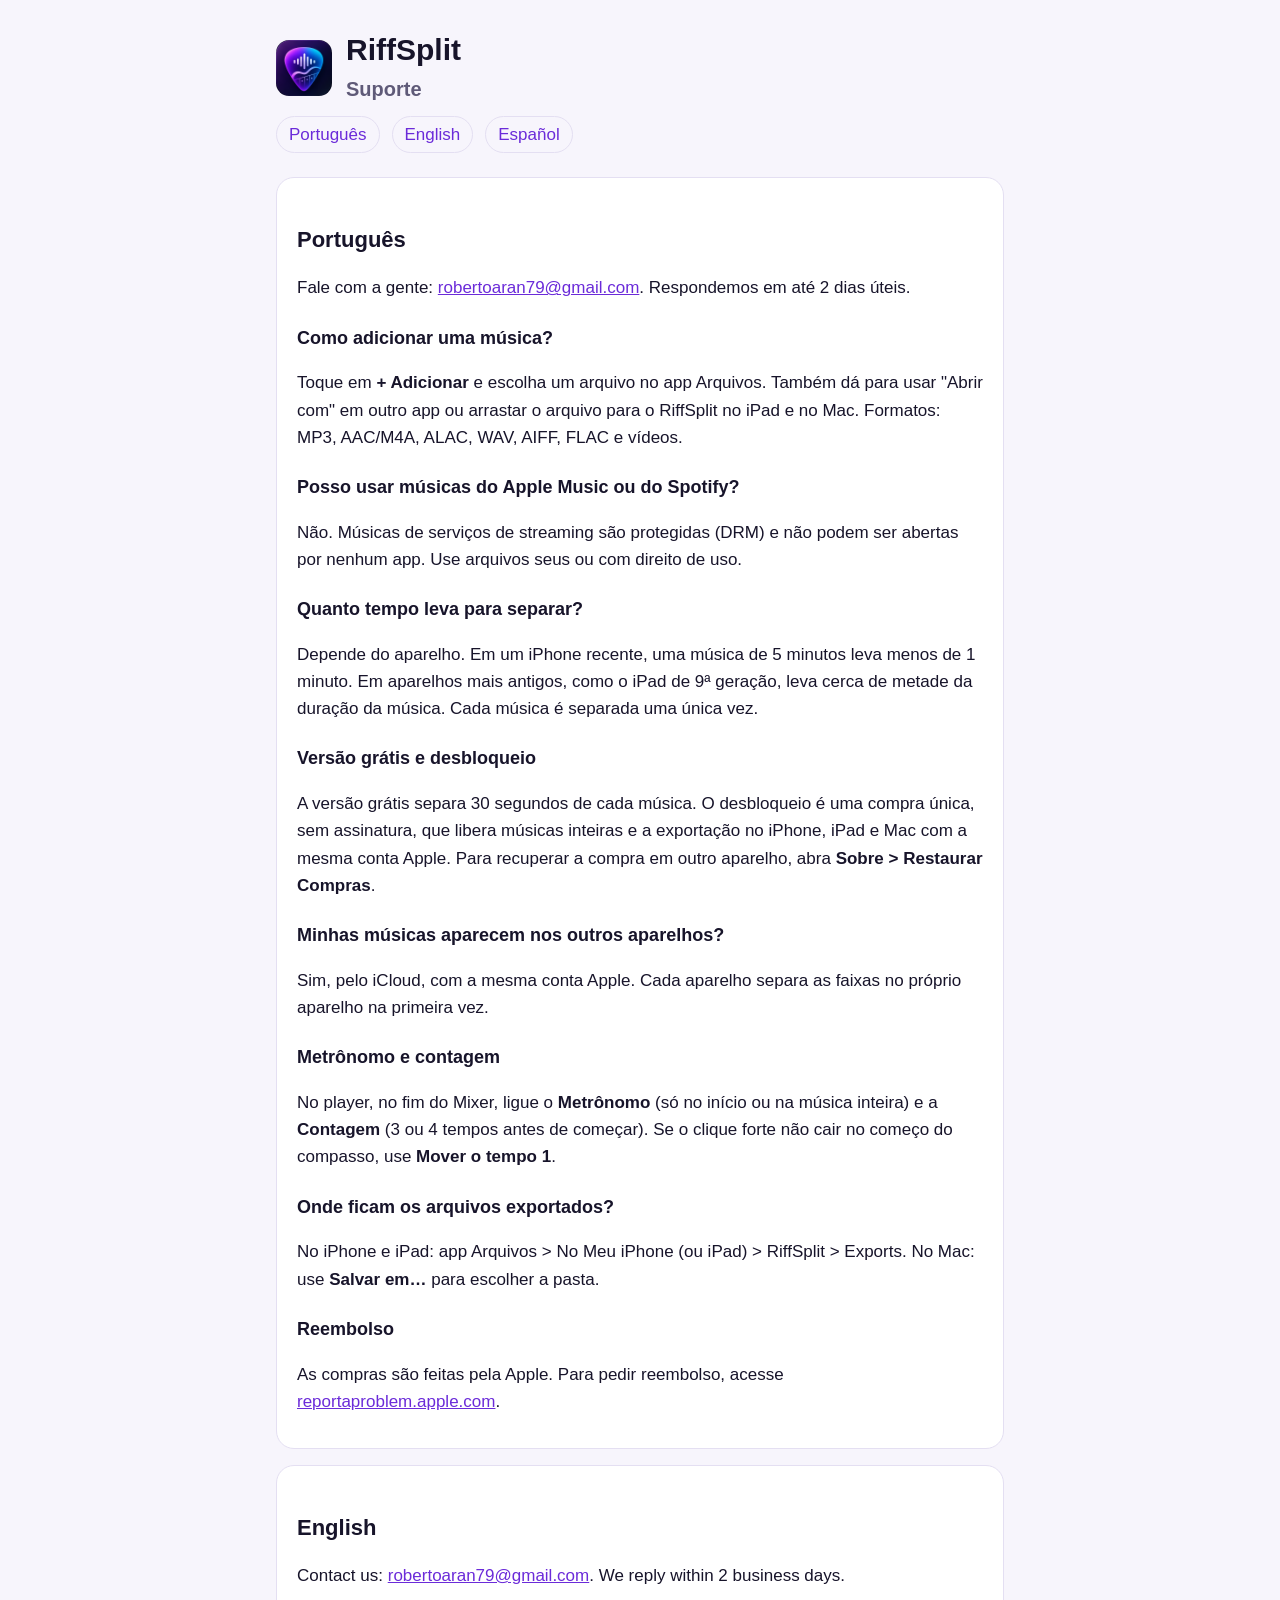
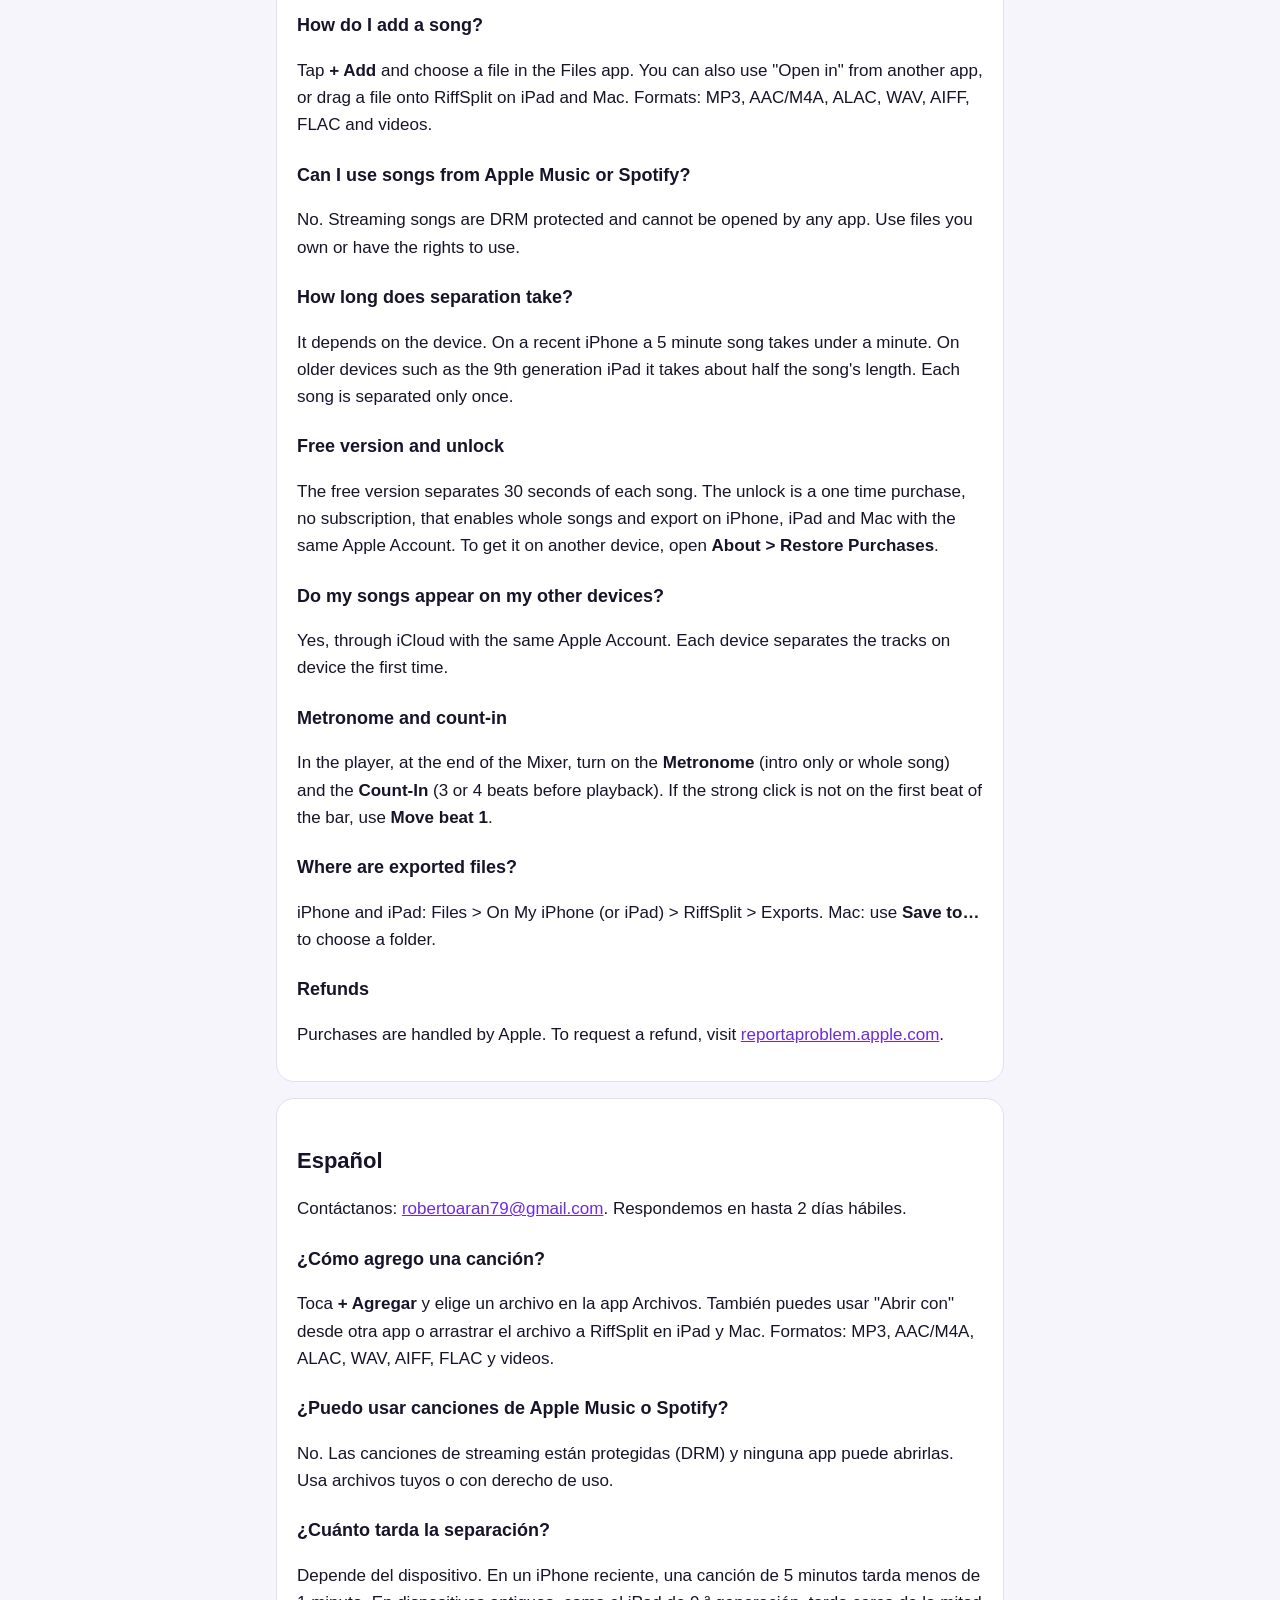
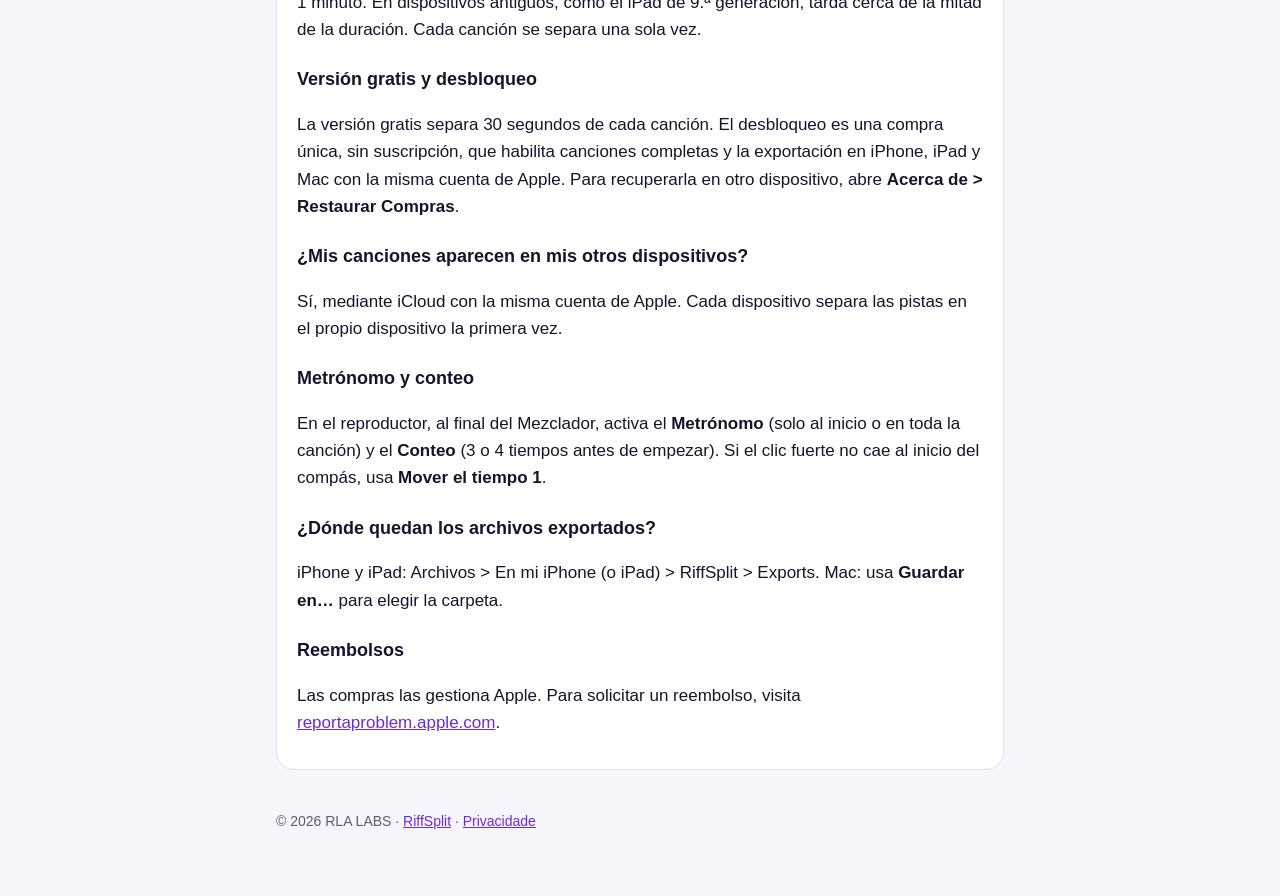
<file: suporte.html>
<!doctype html>
<html lang="pt-BR">
<head>
<meta charset="utf-8">
<meta name="viewport" content="width=device-width, initial-scale=1">
<title>RiffSplit · Suporte</title>
<link rel="stylesheet" href="style.css">
</head>
<body>
<main>
<header><img src="icon.png" alt=""><h1>RiffSplit<br><span class="muted" style="font-size:20px">Suporte</span></h1></header>
<nav class="lang"><a href="#pt">Português</a><a href="#en">English</a><a href="#es">Español</a></nav>

<section class="card" id="pt">
<h2>Português</h2>
<p>Fale com a gente: <a href="mailto:robertoaran79@gmail.com">robertoaran79@gmail.com</a>. Respondemos em até 2 dias úteis.</p>
<h3>Como adicionar uma música?</h3>
<p>Toque em <b>+ Adicionar</b> e escolha um arquivo no app Arquivos. Também dá para usar "Abrir com" em outro app ou arrastar o arquivo para o RiffSplit no iPad e no Mac. Formatos: MP3, AAC/M4A, ALAC, WAV, AIFF, FLAC e vídeos.</p>
<h3>Posso usar músicas do Apple Music ou do Spotify?</h3>
<p>Não. Músicas de serviços de streaming são protegidas (DRM) e não podem ser abertas por nenhum app. Use arquivos seus ou com direito de uso.</p>
<h3>Quanto tempo leva para separar?</h3>
<p>Depende do aparelho. Em um iPhone recente, uma música de 5 minutos leva menos de 1 minuto. Em aparelhos mais antigos, como o iPad de 9ª geração, leva cerca de metade da duração da música. Cada música é separada uma única vez.</p>
<h3>Versão grátis e desbloqueio</h3>
<p>A versão grátis separa 30 segundos de cada música. O desbloqueio é uma compra única, sem assinatura, que libera músicas inteiras e a exportação no iPhone, iPad e Mac com a mesma conta Apple. Para recuperar a compra em outro aparelho, abra <b>Sobre &gt; Restaurar Compras</b>.</p>
<h3>Minhas músicas aparecem nos outros aparelhos?</h3>
<p>Sim, pelo iCloud, com a mesma conta Apple. Cada aparelho separa as faixas no próprio aparelho na primeira vez.</p>
<h3>Metrônomo e contagem</h3>
<p>No player, no fim do Mixer, ligue o <b>Metrônomo</b> (só no início ou na música inteira) e a <b>Contagem</b> (3 ou 4 tempos antes de começar). Se o clique forte não cair no começo do compasso, use <b>Mover o tempo 1</b>.</p>
<h3>Onde ficam os arquivos exportados?</h3>
<p>No iPhone e iPad: app Arquivos &gt; No Meu iPhone (ou iPad) &gt; RiffSplit &gt; Exports. No Mac: use <b>Salvar em…</b> para escolher a pasta.</p>
<h3>Reembolso</h3>
<p>As compras são feitas pela Apple. Para pedir reembolso, acesse <a href="https://reportaproblem.apple.com">reportaproblem.apple.com</a>.</p>
</section>

<section class="card" id="en">
<h2>English</h2>
<p>Contact us: <a href="mailto:robertoaran79@gmail.com">robertoaran79@gmail.com</a>. We reply within 2 business days.</p>
<h3>How do I add a song?</h3>
<p>Tap <b>+ Add</b> and choose a file in the Files app. You can also use "Open in" from another app, or drag a file onto RiffSplit on iPad and Mac. Formats: MP3, AAC/M4A, ALAC, WAV, AIFF, FLAC and videos.</p>
<h3>Can I use songs from Apple Music or Spotify?</h3>
<p>No. Streaming songs are DRM protected and cannot be opened by any app. Use files you own or have the rights to use.</p>
<h3>How long does separation take?</h3>
<p>It depends on the device. On a recent iPhone a 5 minute song takes under a minute. On older devices such as the 9th generation iPad it takes about half the song's length. Each song is separated only once.</p>
<h3>Free version and unlock</h3>
<p>The free version separates 30 seconds of each song. The unlock is a one time purchase, no subscription, that enables whole songs and export on iPhone, iPad and Mac with the same Apple Account. To get it on another device, open <b>About &gt; Restore Purchases</b>.</p>
<h3>Do my songs appear on my other devices?</h3>
<p>Yes, through iCloud with the same Apple Account. Each device separates the tracks on device the first time.</p>
<h3>Metronome and count-in</h3>
<p>In the player, at the end of the Mixer, turn on the <b>Metronome</b> (intro only or whole song) and the <b>Count-In</b> (3 or 4 beats before playback). If the strong click is not on the first beat of the bar, use <b>Move beat 1</b>.</p>
<h3>Where are exported files?</h3>
<p>iPhone and iPad: Files &gt; On My iPhone (or iPad) &gt; RiffSplit &gt; Exports. Mac: use <b>Save to…</b> to choose a folder.</p>
<h3>Refunds</h3>
<p>Purchases are handled by Apple. To request a refund, visit <a href="https://reportaproblem.apple.com">reportaproblem.apple.com</a>.</p>
</section>

<section class="card" id="es">
<h2>Español</h2>
<p>Contáctanos: <a href="mailto:robertoaran79@gmail.com">robertoaran79@gmail.com</a>. Respondemos en hasta 2 días hábiles.</p>
<h3>¿Cómo agrego una canción?</h3>
<p>Toca <b>+ Agregar</b> y elige un archivo en la app Archivos. También puedes usar "Abrir con" desde otra app o arrastrar el archivo a RiffSplit en iPad y Mac. Formatos: MP3, AAC/M4A, ALAC, WAV, AIFF, FLAC y videos.</p>
<h3>¿Puedo usar canciones de Apple Music o Spotify?</h3>
<p>No. Las canciones de streaming están protegidas (DRM) y ninguna app puede abrirlas. Usa archivos tuyos o con derecho de uso.</p>
<h3>¿Cuánto tarda la separación?</h3>
<p>Depende del dispositivo. En un iPhone reciente, una canción de 5 minutos tarda menos de 1 minuto. En dispositivos antiguos, como el iPad de 9.ª generación, tarda cerca de la mitad de la duración. Cada canción se separa una sola vez.</p>
<h3>Versión gratis y desbloqueo</h3>
<p>La versión gratis separa 30 segundos de cada canción. El desbloqueo es una compra única, sin suscripción, que habilita canciones completas y la exportación en iPhone, iPad y Mac con la misma cuenta de Apple. Para recuperarla en otro dispositivo, abre <b>Acerca de &gt; Restaurar Compras</b>.</p>
<h3>¿Mis canciones aparecen en mis otros dispositivos?</h3>
<p>Sí, mediante iCloud con la misma cuenta de Apple. Cada dispositivo separa las pistas en el propio dispositivo la primera vez.</p>
<h3>Metrónomo y conteo</h3>
<p>En el reproductor, al final del Mezclador, activa el <b>Metrónomo</b> (solo al inicio o en toda la canción) y el <b>Conteo</b> (3 o 4 tiempos antes de empezar). Si el clic fuerte no cae al inicio del compás, usa <b>Mover el tiempo 1</b>.</p>
<h3>¿Dónde quedan los archivos exportados?</h3>
<p>iPhone y iPad: Archivos &gt; En mi iPhone (o iPad) &gt; RiffSplit &gt; Exports. Mac: usa <b>Guardar en…</b> para elegir la carpeta.</p>
<h3>Reembolsos</h3>
<p>Las compras las gestiona Apple. Para solicitar un reembolso, visita <a href="https://reportaproblem.apple.com">reportaproblem.apple.com</a>.</p>
</section>
<footer>© 2026 RLA LABS · <a href="index.html">RiffSplit</a> · <a href="privacidade.html">Privacidade</a></footer>
</main>
</body>
</html>
</file>
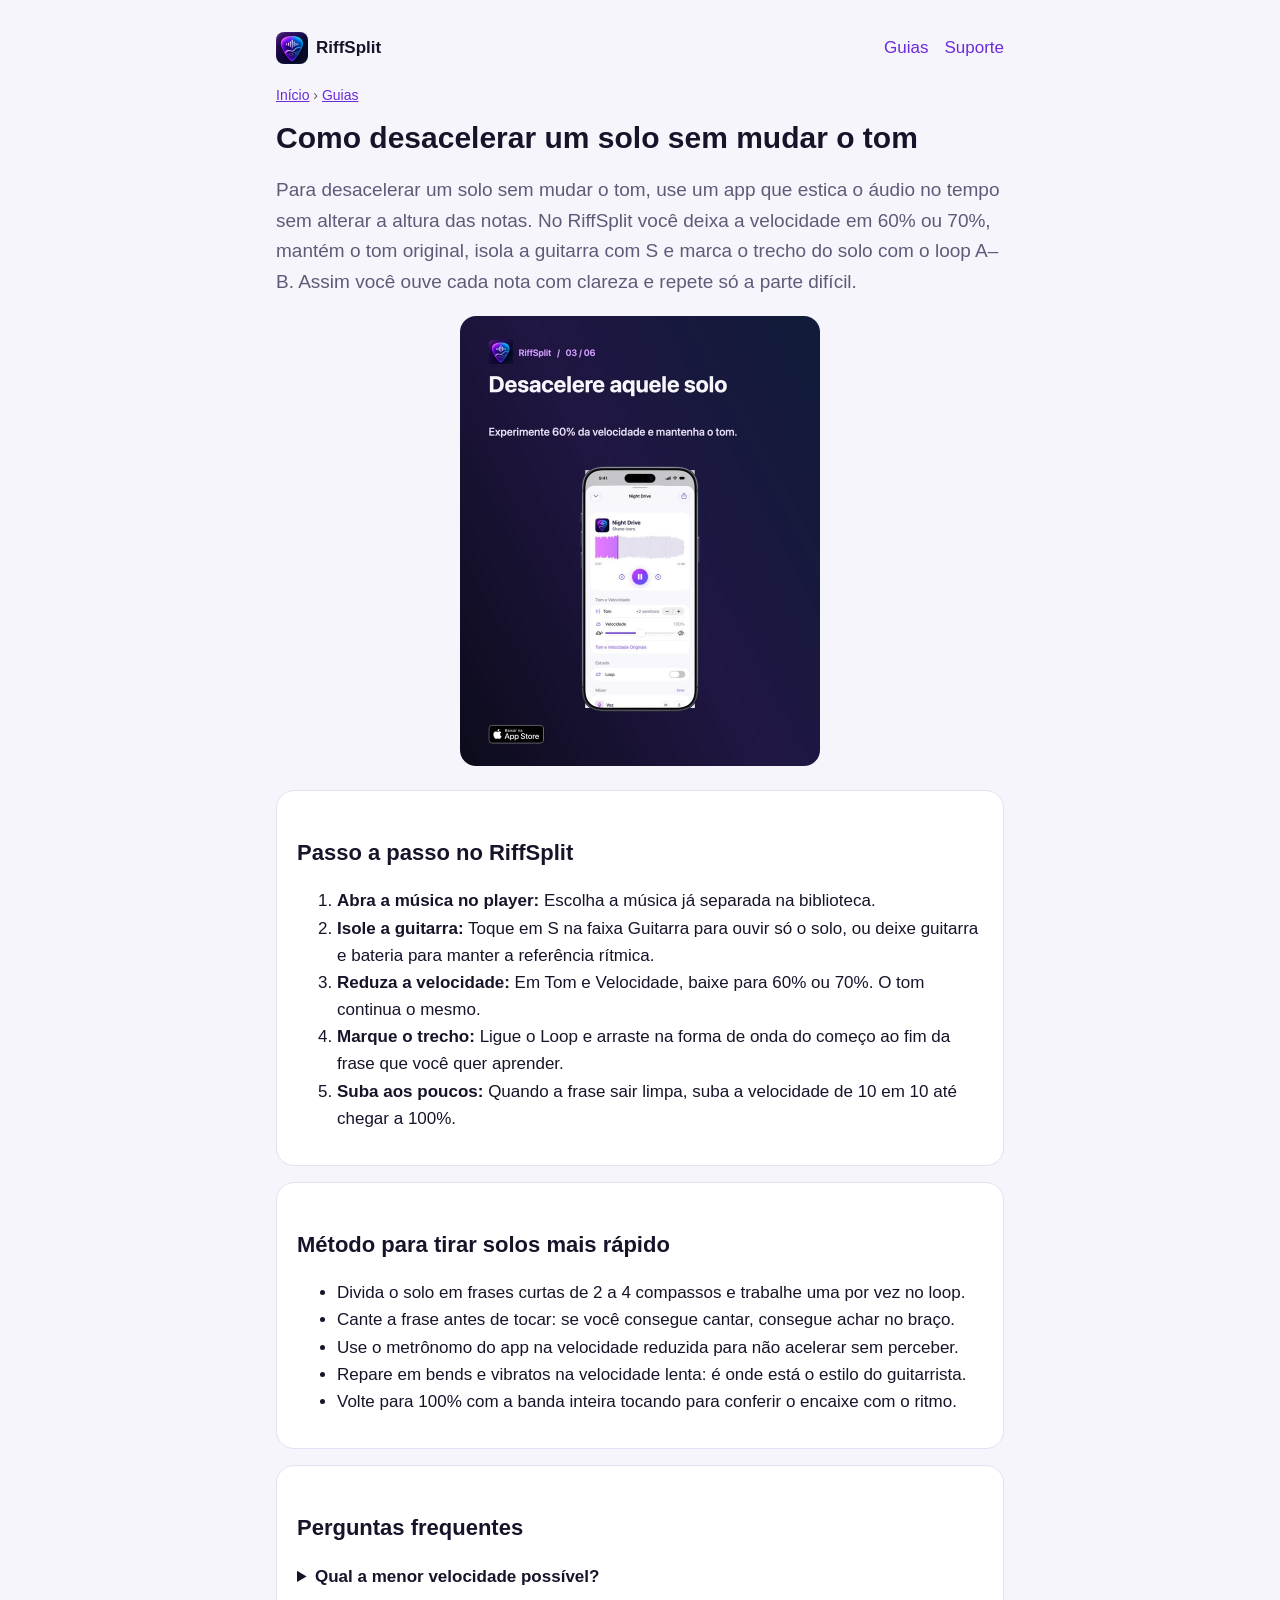
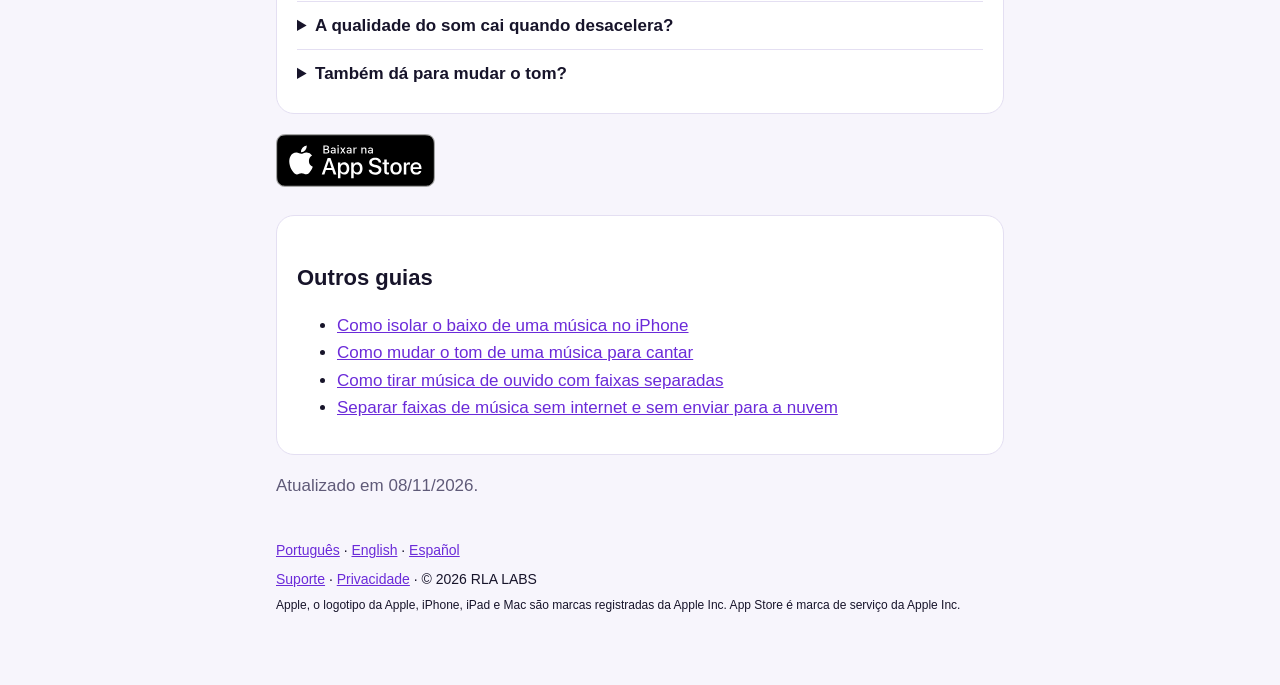
<file: guias/como-desacelerar-um-solo-sem-mudar-o-tom.html>
<!doctype html>
<html lang="pt-BR">
<head>
<meta charset="utf-8">
<meta name="viewport" content="width=device-width, initial-scale=1">
<title>Como desacelerar um solo de guitarra sem mudar o tom · RiffSplit</title>
<meta name="description" content="Aprenda a deixar um solo mais lento mantendo o tom original, isolando a guitarra e repetindo o trecho difícil em loop no iPhone, iPad ou Mac.">
<link rel="canonical" href="https://robertoaran79-pixel.github.io/riffsplit-site/guias/como-desacelerar-um-solo-sem-mudar-o-tom.html">

<meta name="apple-itunes-app" content="app-id=6829560023">
<meta property="og:type" content="website">
<meta property="og:site_name" content="RiffSplit">
<meta property="og:title" content="Como desacelerar um solo de guitarra sem mudar o tom · RiffSplit">
<meta property="og:description" content="Aprenda a deixar um solo mais lento mantendo o tom original, isolando a guitarra e repetindo o trecho difícil em loop no iPhone, iPad ou Mac.">
<meta property="og:url" content="https://robertoaran79-pixel.github.io/riffsplit-site/guias/como-desacelerar-um-solo-sem-mudar-o-tom.html">
<meta property="og:image" content="https://robertoaran79-pixel.github.io/riffsplit-site/img/og-ptbr.jpg">
<meta property="og:locale" content="pt_BR">
<meta name="twitter:card" content="summary_large_image">
<link rel="icon" href="../icon.png">
<link rel="stylesheet" href="../style.css">
<script type="application/ld+json">{"@context": "https://schema.org", "@type": "Article", "headline": "Como desacelerar um solo sem mudar o tom", "description": "Aprenda a deixar um solo mais lento mantendo o tom original, isolando a guitarra e repetindo o trecho difícil em loop no iPhone, iPad ou Mac.", "inLanguage": "pt-BR", "url": "https://robertoaran79-pixel.github.io/riffsplit-site/guias/como-desacelerar-um-solo-sem-mudar-o-tom.html", "image": "https://robertoaran79-pixel.github.io/riffsplit-site/img/solo-60.jpg", "datePublished": "2026-11-08", "dateModified": "2026-11-08", "author": {"@type": "Organization", "name": "RLA LABS"}, "publisher": {"@type": "Organization", "name": "RLA LABS", "logo": {"@type": "ImageObject", "url": "https://robertoaran79-pixel.github.io/riffsplit-site/icon.png"}}, "about": {"@type": "MobileApplication", "name": "RiffSplit", "url": "https://robertoaran79-pixel.github.io/riffsplit-site/"}}</script>
<script type="application/ld+json">{"@context": "https://schema.org", "@type": "HowTo", "name": "Como desacelerar um solo sem mudar o tom", "inLanguage": "pt-BR", "tool": [{"@type": "HowToTool", "name": "RiffSplit (iPhone, iPad ou Mac)"}], "step": [{"@type": "HowToStep", "position": 1, "name": "Abra a música no player", "text": "Escolha a música já separada na biblioteca."}, {"@type": "HowToStep", "position": 2, "name": "Isole a guitarra", "text": "Toque em S na faixa Guitarra para ouvir só o solo, ou deixe guitarra e bateria para manter a referência rítmica."}, {"@type": "HowToStep", "position": 3, "name": "Reduza a velocidade", "text": "Em Tom e Velocidade, baixe para 60% ou 70%. O tom continua o mesmo."}, {"@type": "HowToStep", "position": 4, "name": "Marque o trecho", "text": "Ligue o Loop e arraste na forma de onda do começo ao fim da frase que você quer aprender."}, {"@type": "HowToStep", "position": 5, "name": "Suba aos poucos", "text": "Quando a frase sair limpa, suba a velocidade de 10 em 10 até chegar a 100%."}]}</script>
<script type="application/ld+json">{"@context": "https://schema.org", "@type": "FAQPage", "mainEntity": [{"@type": "Question", "name": "Qual a menor velocidade possível?", "acceptedAnswer": {"@type": "Answer", "text": "50%. A faixa vai de 50% a 150%, sem alterar o tom."}}, {"@type": "Question", "name": "A qualidade do som cai quando desacelera?", "acceptedAnswer": {"@type": "Answer", "text": "Fica um pouco mais artificial em velocidades muito baixas, como em qualquer app. Entre 60% e 80% o som se mantém claro para estudo."}}, {"@type": "Question", "name": "Também dá para mudar o tom?", "acceptedAnswer": {"@type": "Answer", "text": "Sim, até 12 semitons para cima ou para baixo, sem mudar a velocidade."}}]}</script>
<script type="application/ld+json">{"@context": "https://schema.org", "@type": "BreadcrumbList", "itemListElement": [{"@type": "ListItem", "position": 1, "name": "Início", "item": "https://robertoaran79-pixel.github.io/riffsplit-site/"}, {"@type": "ListItem", "position": 2, "name": "Guias", "item": "https://robertoaran79-pixel.github.io/riffsplit-site/guias/"}, {"@type": "ListItem", "position": 3, "name": "Como desacelerar um solo sem mudar o tom", "item": "https://robertoaran79-pixel.github.io/riffsplit-site/guias/como-desacelerar-um-solo-sem-mudar-o-tom.html"}]}</script>
</head>
<body>
<main>
<nav class="top">
<a class="marca" href="../index.html"><img src="../icon.png" alt="" width="32" height="32"> RiffSplit</a>
<span class="links"><a href="../guias/index.html">Guias</a><a href="../suporte.html">Suporte</a></span>
</nav>

<p class="trilha"><a href="../index.html">Início</a> › <a href="index.html">Guias</a></p>
<article>
<header>
<h1>Como desacelerar um solo sem mudar o tom</h1>
<p class="lead">Para desacelerar um solo sem mudar o tom, use um app que estica o áudio no tempo sem alterar a altura das notas. No RiffSplit você deixa a velocidade em 60% ou 70%, mantém o tom original, isola a guitarra com S e marca o trecho do solo com o loop A–B. Assim você ouve cada nota com clareza e repete só a parte difícil.</p>
</header>
<figure class="arte"><img src="../img/solo-60.jpg" alt="Player do RiffSplit no iPhone com velocidade reduzida e tom original, mostrando a forma de onda e o controle de loop" width="720" height="900" loading="lazy"></figure>
<section class="card">
<h2>Passo a passo no RiffSplit</h2>
<ol>
<li><b>Abra a música no player:</b> Escolha a música já separada na biblioteca.</li>
<li><b>Isole a guitarra:</b> Toque em S na faixa Guitarra para ouvir só o solo, ou deixe guitarra e bateria para manter a referência rítmica.</li>
<li><b>Reduza a velocidade:</b> Em Tom e Velocidade, baixe para 60% ou 70%. O tom continua o mesmo.</li>
<li><b>Marque o trecho:</b> Ligue o Loop e arraste na forma de onda do começo ao fim da frase que você quer aprender.</li>
<li><b>Suba aos poucos:</b> Quando a frase sair limpa, suba a velocidade de 10 em 10 até chegar a 100%.</li>
</ol>
</section>
<section class="card">
<h2>Método para tirar solos mais rápido</h2>
<ul>
<li>Divida o solo em frases curtas de 2 a 4 compassos e trabalhe uma por vez no loop.</li>
<li>Cante a frase antes de tocar: se você consegue cantar, consegue achar no braço.</li>
<li>Use o metrônomo do app na velocidade reduzida para não acelerar sem perceber.</li>
<li>Repare em bends e vibratos na velocidade lenta: é onde está o estilo do guitarrista.</li>
<li>Volte para 100% com a banda inteira tocando para conferir o encaixe com o ritmo.</li>
</ul>
</section>
<section class="card faq"><h2>Perguntas frequentes</h2>
<details><summary>Qual a menor velocidade possível?</summary><p>50%. A faixa vai de 50% a 150%, sem alterar o tom.</p></details>
<details><summary>A qualidade do som cai quando desacelera?</summary><p>Fica um pouco mais artificial em velocidades muito baixas, como em qualquer app. Entre 60% e 80% o som se mantém claro para estudo.</p></details>
<details><summary>Também dá para mudar o tom?</summary><p>Sim, até 12 semitons para cima ou para baixo, sem mudar a velocidade.</p></details>
</section>
<p class="cta"><a href="https://apps.apple.com/app/id6829560023"><img src="../img/appstore-pt-br.svg" alt="Baixar na App Store" width="160" height="53"></a></p>
<section class="card">
<h2>Outros guias</h2>
<ul>
<li><a href="como-isolar-o-baixo-de-uma-musica-no-iphone.html">Como isolar o baixo de uma música no iPhone</a></li>
<li><a href="como-mudar-o-tom-de-uma-musica-para-cantar.html">Como mudar o tom de uma música para cantar</a></li>
<li><a href="como-tirar-musica-de-ouvido-com-faixas-separadas.html">Como tirar música de ouvido com faixas separadas</a></li>
<li><a href="separar-faixas-de-musica-sem-internet.html">Separar faixas de música sem internet e sem enviar para a nuvem</a></li>
</ul>
</section>
<p class="muted">Atualizado em 08/11/2026.</p>
</article>

<footer>
<p><a href="../index.html">Português</a> · <a href="../en/index.html">English</a> · <a href="../es/index.html">Español</a></p>
<p><a href="../suporte.html">Suporte</a> · <a href="../privacidade.html">Privacidade</a> · © 2026 RLA LABS</p>
<p class="legal">Apple, o logotipo da Apple, iPhone, iPad e Mac são marcas registradas da Apple Inc. App Store é marca de serviço da Apple Inc.</p>
</footer>
</main>
</body>
</html>
</file>
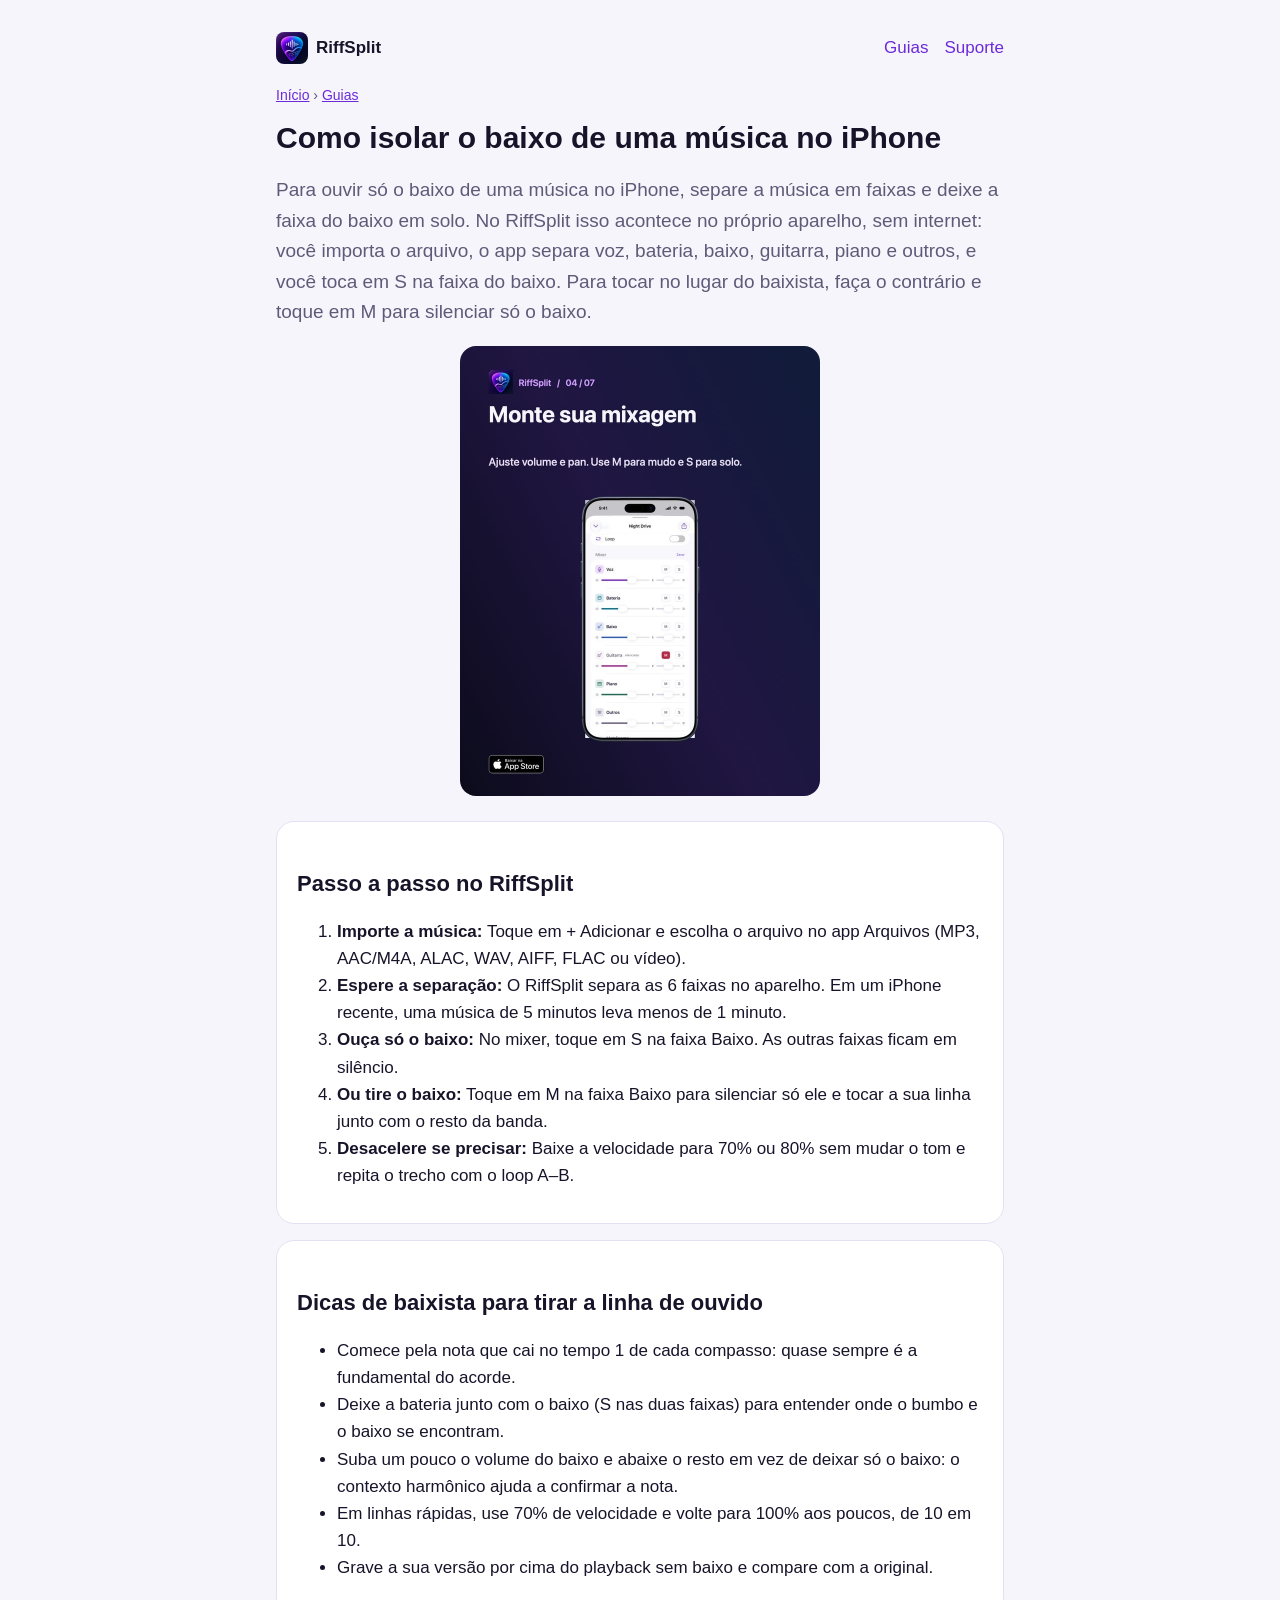
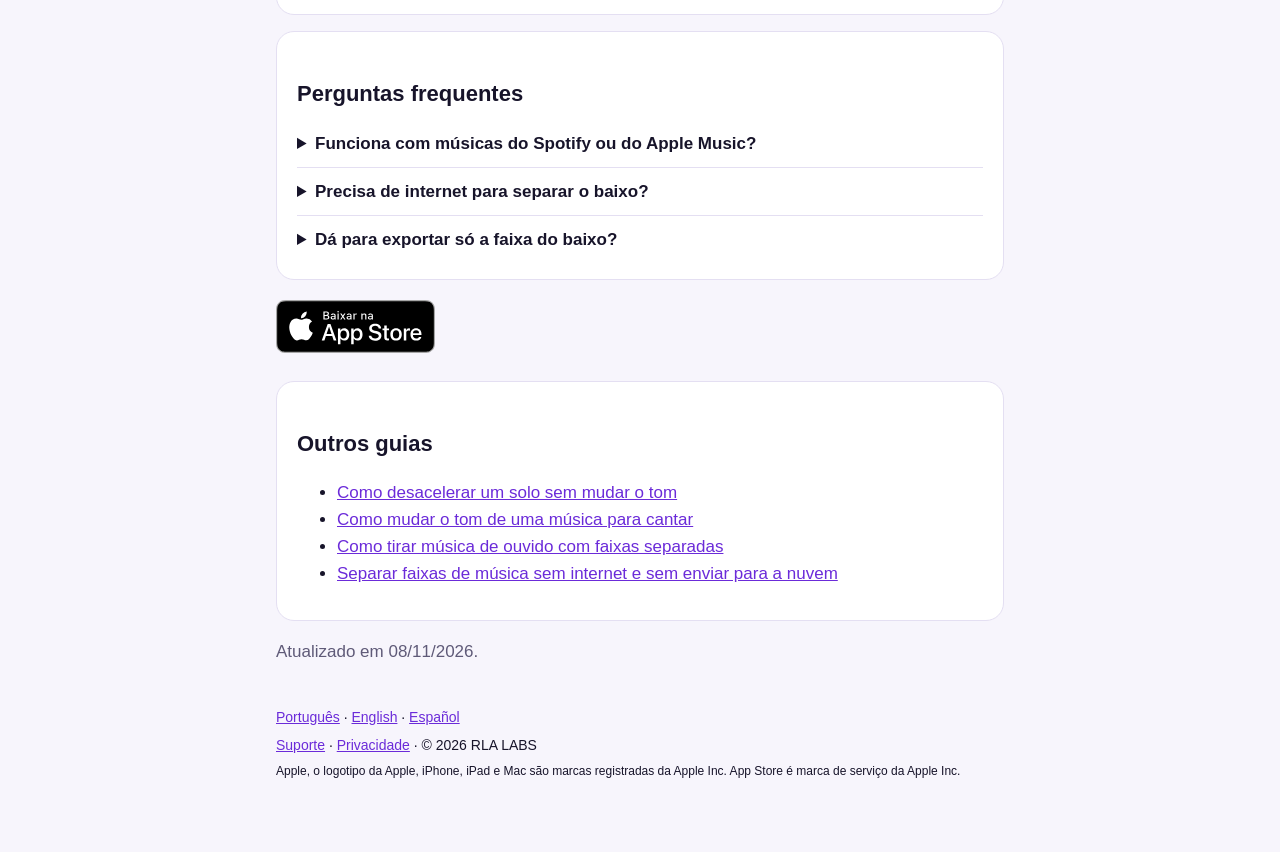
<file: guias/como-isolar-o-baixo-de-uma-musica-no-iphone.html>
<!doctype html>
<html lang="pt-BR">
<head>
<meta charset="utf-8">
<meta name="viewport" content="width=device-width, initial-scale=1">
<title>Como isolar o baixo de uma música no iPhone (sem internet) · RiffSplit</title>
<meta name="description" content="Passo a passo para ouvir só o baixo de uma música no iPhone ou iPad, ou tirar o baixo e tocar no lugar, com separação de faixas no próprio aparelho.">
<link rel="canonical" href="https://robertoaran79-pixel.github.io/riffsplit-site/guias/como-isolar-o-baixo-de-uma-musica-no-iphone.html">

<meta name="apple-itunes-app" content="app-id=6829560023">
<meta property="og:type" content="website">
<meta property="og:site_name" content="RiffSplit">
<meta property="og:title" content="Como isolar o baixo de uma música no iPhone (sem internet) · RiffSplit">
<meta property="og:description" content="Passo a passo para ouvir só o baixo de uma música no iPhone ou iPad, ou tirar o baixo e tocar no lugar, com separação de faixas no próprio aparelho.">
<meta property="og:url" content="https://robertoaran79-pixel.github.io/riffsplit-site/guias/como-isolar-o-baixo-de-uma-musica-no-iphone.html">
<meta property="og:image" content="https://robertoaran79-pixel.github.io/riffsplit-site/img/og-ptbr.jpg">
<meta property="og:locale" content="pt_BR">
<meta name="twitter:card" content="summary_large_image">
<link rel="icon" href="../icon.png">
<link rel="stylesheet" href="../style.css">
<script type="application/ld+json">{"@context": "https://schema.org", "@type": "Article", "headline": "Como isolar o baixo de uma música no iPhone", "description": "Passo a passo para ouvir só o baixo de uma música no iPhone ou iPad, ou tirar o baixo e tocar no lugar, com separação de faixas no próprio aparelho.", "inLanguage": "pt-BR", "url": "https://robertoaran79-pixel.github.io/riffsplit-site/guias/como-isolar-o-baixo-de-uma-musica-no-iphone.html", "image": "https://robertoaran79-pixel.github.io/riffsplit-site/img/mixer.jpg", "datePublished": "2026-11-08", "dateModified": "2026-11-08", "author": {"@type": "Organization", "name": "RLA LABS"}, "publisher": {"@type": "Organization", "name": "RLA LABS", "logo": {"@type": "ImageObject", "url": "https://robertoaran79-pixel.github.io/riffsplit-site/icon.png"}}, "about": {"@type": "MobileApplication", "name": "RiffSplit", "url": "https://robertoaran79-pixel.github.io/riffsplit-site/"}}</script>
<script type="application/ld+json">{"@context": "https://schema.org", "@type": "HowTo", "name": "Como isolar o baixo de uma música no iPhone", "inLanguage": "pt-BR", "tool": [{"@type": "HowToTool", "name": "RiffSplit (iPhone, iPad ou Mac)"}], "step": [{"@type": "HowToStep", "position": 1, "name": "Importe a música", "text": "Toque em + Adicionar e escolha o arquivo no app Arquivos (MP3, AAC/M4A, ALAC, WAV, AIFF, FLAC ou vídeo)."}, {"@type": "HowToStep", "position": 2, "name": "Espere a separação", "text": "O RiffSplit separa as 6 faixas no aparelho. Em um iPhone recente, uma música de 5 minutos leva menos de 1 minuto."}, {"@type": "HowToStep", "position": 3, "name": "Ouça só o baixo", "text": "No mixer, toque em S na faixa Baixo. As outras faixas ficam em silêncio."}, {"@type": "HowToStep", "position": 4, "name": "Ou tire o baixo", "text": "Toque em M na faixa Baixo para silenciar só ele e tocar a sua linha junto com o resto da banda."}, {"@type": "HowToStep", "position": 5, "name": "Desacelere se precisar", "text": "Baixe a velocidade para 70% ou 80% sem mudar o tom e repita o trecho com o loop A–B."}]}</script>
<script type="application/ld+json">{"@context": "https://schema.org", "@type": "FAQPage", "mainEntity": [{"@type": "Question", "name": "Funciona com músicas do Spotify ou do Apple Music?", "acceptedAnswer": {"@type": "Answer", "text": "Não. Músicas de streaming são protegidas por DRM e nenhum app consegue abri-las. Use arquivos seus ou com direito de uso."}}, {"@type": "Question", "name": "Precisa de internet para separar o baixo?", "acceptedAnswer": {"@type": "Answer", "text": "Não. Todo o processamento acontece no iPhone, iPad ou Mac. A música não sai do aparelho."}}, {"@type": "Question", "name": "Dá para exportar só a faixa do baixo?", "acceptedAnswer": {"@type": "Answer", "text": "Sim, com o desbloqueio do app: você exporta a mixagem ou cada faixa separada em AAC, WAV ou Apple Lossless."}}]}</script>
<script type="application/ld+json">{"@context": "https://schema.org", "@type": "BreadcrumbList", "itemListElement": [{"@type": "ListItem", "position": 1, "name": "Início", "item": "https://robertoaran79-pixel.github.io/riffsplit-site/"}, {"@type": "ListItem", "position": 2, "name": "Guias", "item": "https://robertoaran79-pixel.github.io/riffsplit-site/guias/"}, {"@type": "ListItem", "position": 3, "name": "Como isolar o baixo de uma música no iPhone", "item": "https://robertoaran79-pixel.github.io/riffsplit-site/guias/como-isolar-o-baixo-de-uma-musica-no-iphone.html"}]}</script>
</head>
<body>
<main>
<nav class="top">
<a class="marca" href="../index.html"><img src="../icon.png" alt="" width="32" height="32"> RiffSplit</a>
<span class="links"><a href="../guias/index.html">Guias</a><a href="../suporte.html">Suporte</a></span>
</nav>

<p class="trilha"><a href="../index.html">Início</a> › <a href="index.html">Guias</a></p>
<article>
<header>
<h1>Como isolar o baixo de uma música no iPhone</h1>
<p class="lead">Para ouvir só o baixo de uma música no iPhone, separe a música em faixas e deixe a faixa do baixo em solo. No RiffSplit isso acontece no próprio aparelho, sem internet: você importa o arquivo, o app separa voz, bateria, baixo, guitarra, piano e outros, e você toca em S na faixa do baixo. Para tocar no lugar do baixista, faça o contrário e toque em M para silenciar só o baixo.</p>
</header>
<figure class="arte"><img src="../img/mixer.jpg" alt="Mixer do RiffSplit no iPhone com as faixas voz, bateria, baixo, guitarra, piano e outros, cada uma com botões M e S" width="720" height="900" loading="lazy"></figure>
<section class="card">
<h2>Passo a passo no RiffSplit</h2>
<ol>
<li><b>Importe a música:</b> Toque em + Adicionar e escolha o arquivo no app Arquivos (MP3, AAC/M4A, ALAC, WAV, AIFF, FLAC ou vídeo).</li>
<li><b>Espere a separação:</b> O RiffSplit separa as 6 faixas no aparelho. Em um iPhone recente, uma música de 5 minutos leva menos de 1 minuto.</li>
<li><b>Ouça só o baixo:</b> No mixer, toque em S na faixa Baixo. As outras faixas ficam em silêncio.</li>
<li><b>Ou tire o baixo:</b> Toque em M na faixa Baixo para silenciar só ele e tocar a sua linha junto com o resto da banda.</li>
<li><b>Desacelere se precisar:</b> Baixe a velocidade para 70% ou 80% sem mudar o tom e repita o trecho com o loop A–B.</li>
</ol>
</section>
<section class="card">
<h2>Dicas de baixista para tirar a linha de ouvido</h2>
<ul>
<li>Comece pela nota que cai no tempo 1 de cada compasso: quase sempre é a fundamental do acorde.</li>
<li>Deixe a bateria junto com o baixo (S nas duas faixas) para entender onde o bumbo e o baixo se encontram.</li>
<li>Suba um pouco o volume do baixo e abaixe o resto em vez de deixar só o baixo: o contexto harmônico ajuda a confirmar a nota.</li>
<li>Em linhas rápidas, use 70% de velocidade e volte para 100% aos poucos, de 10 em 10.</li>
<li>Grave a sua versão por cima do playback sem baixo e compare com a original.</li>
</ul>
</section>
<section class="card faq"><h2>Perguntas frequentes</h2>
<details><summary>Funciona com músicas do Spotify ou do Apple Music?</summary><p>Não. Músicas de streaming são protegidas por DRM e nenhum app consegue abri-las. Use arquivos seus ou com direito de uso.</p></details>
<details><summary>Precisa de internet para separar o baixo?</summary><p>Não. Todo o processamento acontece no iPhone, iPad ou Mac. A música não sai do aparelho.</p></details>
<details><summary>Dá para exportar só a faixa do baixo?</summary><p>Sim, com o desbloqueio do app: você exporta a mixagem ou cada faixa separada em AAC, WAV ou Apple Lossless.</p></details>
</section>
<p class="cta"><a href="https://apps.apple.com/app/id6829560023"><img src="../img/appstore-pt-br.svg" alt="Baixar na App Store" width="160" height="53"></a></p>
<section class="card">
<h2>Outros guias</h2>
<ul>
<li><a href="como-desacelerar-um-solo-sem-mudar-o-tom.html">Como desacelerar um solo sem mudar o tom</a></li>
<li><a href="como-mudar-o-tom-de-uma-musica-para-cantar.html">Como mudar o tom de uma música para cantar</a></li>
<li><a href="como-tirar-musica-de-ouvido-com-faixas-separadas.html">Como tirar música de ouvido com faixas separadas</a></li>
<li><a href="separar-faixas-de-musica-sem-internet.html">Separar faixas de música sem internet e sem enviar para a nuvem</a></li>
</ul>
</section>
<p class="muted">Atualizado em 08/11/2026.</p>
</article>

<footer>
<p><a href="../index.html">Português</a> · <a href="../en/index.html">English</a> · <a href="../es/index.html">Español</a></p>
<p><a href="../suporte.html">Suporte</a> · <a href="../privacidade.html">Privacidade</a> · © 2026 RLA LABS</p>
<p class="legal">Apple, o logotipo da Apple, iPhone, iPad e Mac são marcas registradas da Apple Inc. App Store é marca de serviço da Apple Inc.</p>
</footer>
</main>
</body>
</html>
</file>
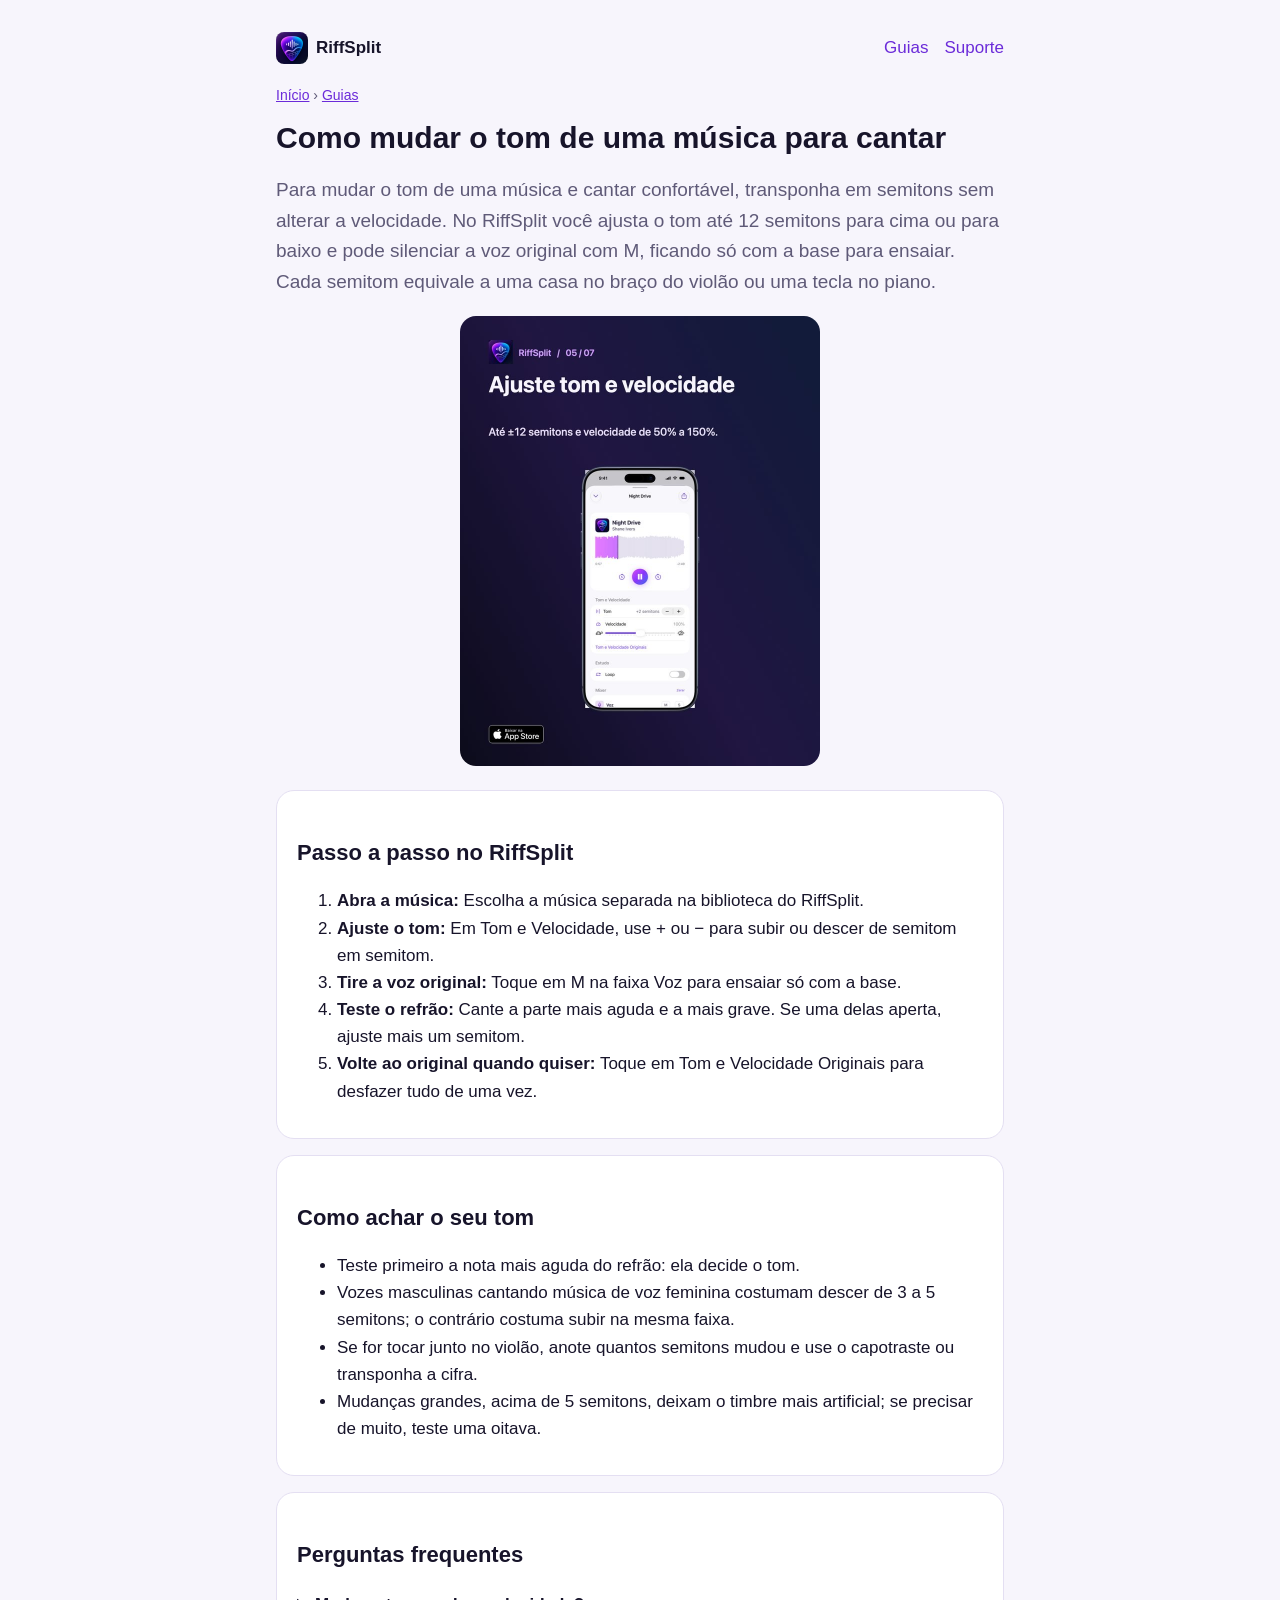
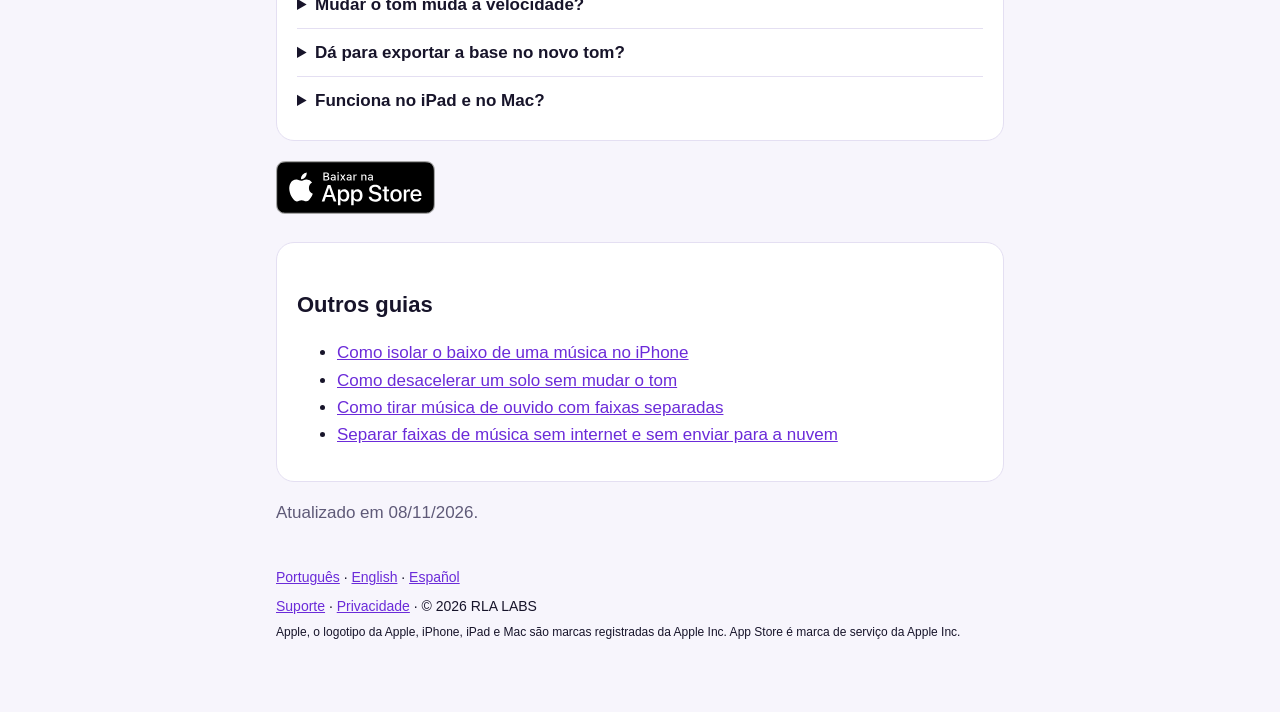
<file: guias/como-mudar-o-tom-de-uma-musica-para-cantar.html>
<!doctype html>
<html lang="pt-BR">
<head>
<meta charset="utf-8">
<meta name="viewport" content="width=device-width, initial-scale=1">
<title>Como mudar o tom de uma música para cantar, sem mudar a velocidade · RiffSplit</title>
<meta name="description" content="Coloque qualquer música no seu tom em semitons, sem mudar a velocidade, e ensaie com a base sem a voz original no iPhone, iPad ou Mac.">
<link rel="canonical" href="https://robertoaran79-pixel.github.io/riffsplit-site/guias/como-mudar-o-tom-de-uma-musica-para-cantar.html">

<meta name="apple-itunes-app" content="app-id=6829560023">
<meta property="og:type" content="website">
<meta property="og:site_name" content="RiffSplit">
<meta property="og:title" content="Como mudar o tom de uma música para cantar, sem mudar a velocidade · RiffSplit">
<meta property="og:description" content="Coloque qualquer música no seu tom em semitons, sem mudar a velocidade, e ensaie com a base sem a voz original no iPhone, iPad ou Mac.">
<meta property="og:url" content="https://robertoaran79-pixel.github.io/riffsplit-site/guias/como-mudar-o-tom-de-uma-musica-para-cantar.html">
<meta property="og:image" content="https://robertoaran79-pixel.github.io/riffsplit-site/img/og-ptbr.jpg">
<meta property="og:locale" content="pt_BR">
<meta name="twitter:card" content="summary_large_image">
<link rel="icon" href="../icon.png">
<link rel="stylesheet" href="../style.css">
<script type="application/ld+json">{"@context": "https://schema.org", "@type": "Article", "headline": "Como mudar o tom de uma música para cantar", "description": "Coloque qualquer música no seu tom em semitons, sem mudar a velocidade, e ensaie com a base sem a voz original no iPhone, iPad ou Mac.", "inLanguage": "pt-BR", "url": "https://robertoaran79-pixel.github.io/riffsplit-site/guias/como-mudar-o-tom-de-uma-musica-para-cantar.html", "image": "https://robertoaran79-pixel.github.io/riffsplit-site/img/tom-velocidade.jpg", "datePublished": "2026-11-08", "dateModified": "2026-11-08", "author": {"@type": "Organization", "name": "RLA LABS"}, "publisher": {"@type": "Organization", "name": "RLA LABS", "logo": {"@type": "ImageObject", "url": "https://robertoaran79-pixel.github.io/riffsplit-site/icon.png"}}, "about": {"@type": "MobileApplication", "name": "RiffSplit", "url": "https://robertoaran79-pixel.github.io/riffsplit-site/"}}</script>
<script type="application/ld+json">{"@context": "https://schema.org", "@type": "HowTo", "name": "Como mudar o tom de uma música para cantar", "inLanguage": "pt-BR", "tool": [{"@type": "HowToTool", "name": "RiffSplit (iPhone, iPad ou Mac)"}], "step": [{"@type": "HowToStep", "position": 1, "name": "Abra a música", "text": "Escolha a música separada na biblioteca do RiffSplit."}, {"@type": "HowToStep", "position": 2, "name": "Ajuste o tom", "text": "Em Tom e Velocidade, use + ou − para subir ou descer de semitom em semitom."}, {"@type": "HowToStep", "position": 3, "name": "Tire a voz original", "text": "Toque em M na faixa Voz para ensaiar só com a base."}, {"@type": "HowToStep", "position": 4, "name": "Teste o refrão", "text": "Cante a parte mais aguda e a mais grave. Se uma delas aperta, ajuste mais um semitom."}, {"@type": "HowToStep", "position": 5, "name": "Volte ao original quando quiser", "text": "Toque em Tom e Velocidade Originais para desfazer tudo de uma vez."}]}</script>
<script type="application/ld+json">{"@context": "https://schema.org", "@type": "FAQPage", "mainEntity": [{"@type": "Question", "name": "Mudar o tom muda a velocidade?", "acceptedAnswer": {"@type": "Answer", "text": "Não. Tom e velocidade são independentes no RiffSplit."}}, {"@type": "Question", "name": "Dá para exportar a base no novo tom?", "acceptedAnswer": {"@type": "Answer", "text": "Sim, com o desbloqueio do app você exporta a mixagem do jeito que montou."}}, {"@type": "Question", "name": "Funciona no iPad e no Mac?", "acceptedAnswer": {"@type": "Answer", "text": "Sim. O RiffSplit funciona no iPhone, iPad e Mac com Apple Silicon, e a biblioteca sincroniza pelo iCloud."}}]}</script>
<script type="application/ld+json">{"@context": "https://schema.org", "@type": "BreadcrumbList", "itemListElement": [{"@type": "ListItem", "position": 1, "name": "Início", "item": "https://robertoaran79-pixel.github.io/riffsplit-site/"}, {"@type": "ListItem", "position": 2, "name": "Guias", "item": "https://robertoaran79-pixel.github.io/riffsplit-site/guias/"}, {"@type": "ListItem", "position": 3, "name": "Como mudar o tom de uma música para cantar", "item": "https://robertoaran79-pixel.github.io/riffsplit-site/guias/como-mudar-o-tom-de-uma-musica-para-cantar.html"}]}</script>
</head>
<body>
<main>
<nav class="top">
<a class="marca" href="../index.html"><img src="../icon.png" alt="" width="32" height="32"> RiffSplit</a>
<span class="links"><a href="../guias/index.html">Guias</a><a href="../suporte.html">Suporte</a></span>
</nav>

<p class="trilha"><a href="../index.html">Início</a> › <a href="index.html">Guias</a></p>
<article>
<header>
<h1>Como mudar o tom de uma música para cantar</h1>
<p class="lead">Para mudar o tom de uma música e cantar confortável, transponha em semitons sem alterar a velocidade. No RiffSplit você ajusta o tom até 12 semitons para cima ou para baixo e pode silenciar a voz original com M, ficando só com a base para ensaiar. Cada semitom equivale a uma casa no braço do violão ou uma tecla no piano.</p>
</header>
<figure class="arte"><img src="../img/tom-velocidade.jpg" alt="Controles de tom e velocidade do RiffSplit no iPhone, com o tom ajustado em semitons" width="720" height="900" loading="lazy"></figure>
<section class="card">
<h2>Passo a passo no RiffSplit</h2>
<ol>
<li><b>Abra a música:</b> Escolha a música separada na biblioteca do RiffSplit.</li>
<li><b>Ajuste o tom:</b> Em Tom e Velocidade, use + ou − para subir ou descer de semitom em semitom.</li>
<li><b>Tire a voz original:</b> Toque em M na faixa Voz para ensaiar só com a base.</li>
<li><b>Teste o refrão:</b> Cante a parte mais aguda e a mais grave. Se uma delas aperta, ajuste mais um semitom.</li>
<li><b>Volte ao original quando quiser:</b> Toque em Tom e Velocidade Originais para desfazer tudo de uma vez.</li>
</ol>
</section>
<section class="card">
<h2>Como achar o seu tom</h2>
<ul>
<li>Teste primeiro a nota mais aguda do refrão: ela decide o tom.</li>
<li>Vozes masculinas cantando música de voz feminina costumam descer de 3 a 5 semitons; o contrário costuma subir na mesma faixa.</li>
<li>Se for tocar junto no violão, anote quantos semitons mudou e use o capotraste ou transponha a cifra.</li>
<li>Mudanças grandes, acima de 5 semitons, deixam o timbre mais artificial; se precisar de muito, teste uma oitava.</li>
</ul>
</section>
<section class="card faq"><h2>Perguntas frequentes</h2>
<details><summary>Mudar o tom muda a velocidade?</summary><p>Não. Tom e velocidade são independentes no RiffSplit.</p></details>
<details><summary>Dá para exportar a base no novo tom?</summary><p>Sim, com o desbloqueio do app você exporta a mixagem do jeito que montou.</p></details>
<details><summary>Funciona no iPad e no Mac?</summary><p>Sim. O RiffSplit funciona no iPhone, iPad e Mac com Apple Silicon, e a biblioteca sincroniza pelo iCloud.</p></details>
</section>
<p class="cta"><a href="https://apps.apple.com/app/id6829560023"><img src="../img/appstore-pt-br.svg" alt="Baixar na App Store" width="160" height="53"></a></p>
<section class="card">
<h2>Outros guias</h2>
<ul>
<li><a href="como-isolar-o-baixo-de-uma-musica-no-iphone.html">Como isolar o baixo de uma música no iPhone</a></li>
<li><a href="como-desacelerar-um-solo-sem-mudar-o-tom.html">Como desacelerar um solo sem mudar o tom</a></li>
<li><a href="como-tirar-musica-de-ouvido-com-faixas-separadas.html">Como tirar música de ouvido com faixas separadas</a></li>
<li><a href="separar-faixas-de-musica-sem-internet.html">Separar faixas de música sem internet e sem enviar para a nuvem</a></li>
</ul>
</section>
<p class="muted">Atualizado em 08/11/2026.</p>
</article>

<footer>
<p><a href="../index.html">Português</a> · <a href="../en/index.html">English</a> · <a href="../es/index.html">Español</a></p>
<p><a href="../suporte.html">Suporte</a> · <a href="../privacidade.html">Privacidade</a> · © 2026 RLA LABS</p>
<p class="legal">Apple, o logotipo da Apple, iPhone, iPad e Mac são marcas registradas da Apple Inc. App Store é marca de serviço da Apple Inc.</p>
</footer>
</main>
</body>
</html>
</file>
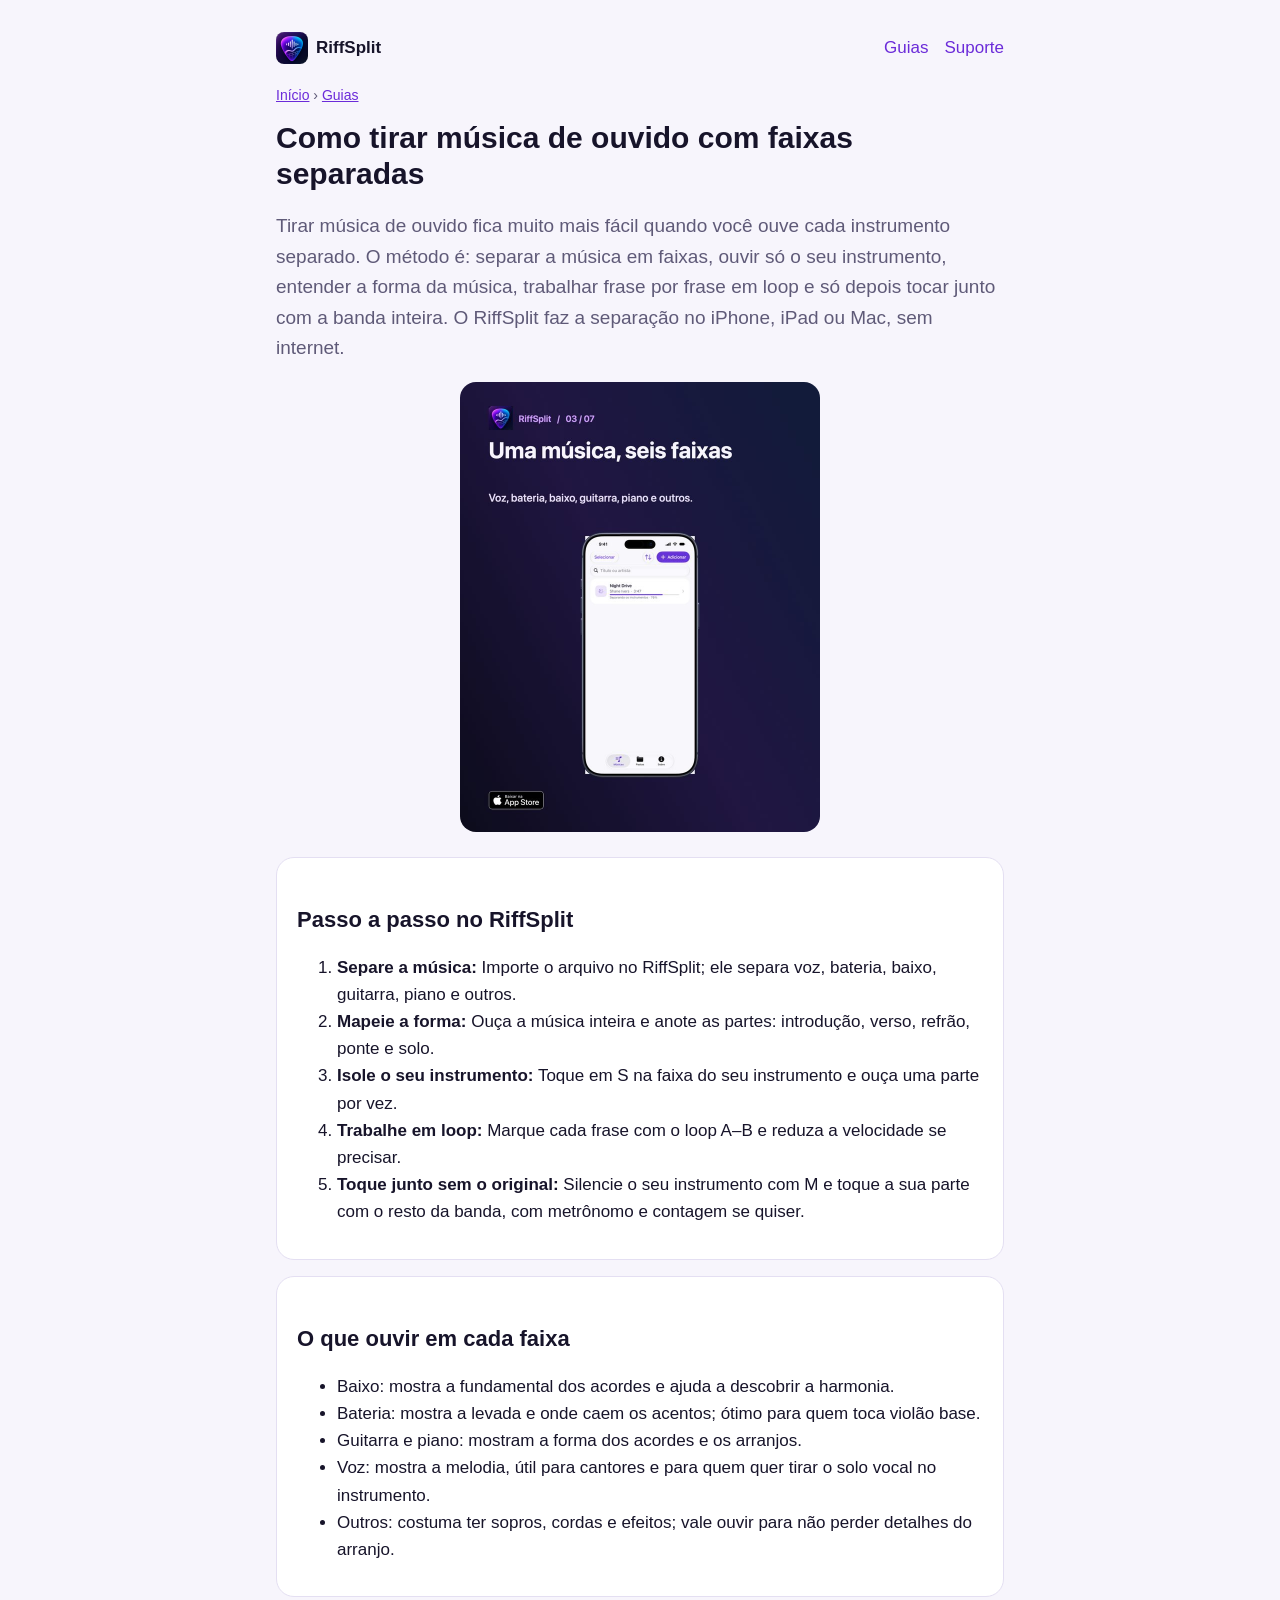
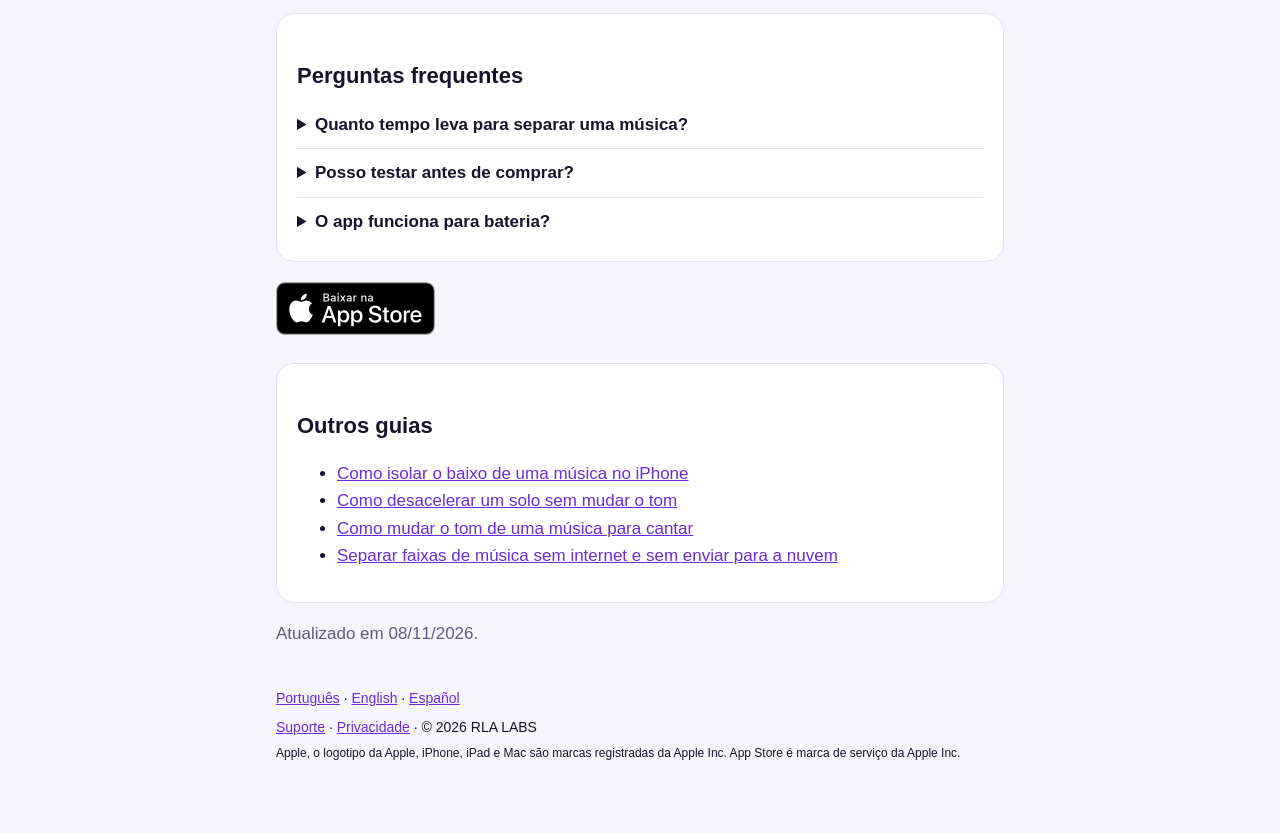
<file: guias/como-tirar-musica-de-ouvido-com-faixas-separadas.html>
<!doctype html>
<html lang="pt-BR">
<head>
<meta charset="utf-8">
<meta name="viewport" content="width=device-width, initial-scale=1">
<title>Como tirar música de ouvido com faixas separadas: método em 5 passos · RiffSplit</title>
<meta name="description" content="Método em 5 passos para tirar música de ouvido mais rápido ouvindo cada instrumento separado, com loop, velocidade reduzida e metrônomo.">
<link rel="canonical" href="https://robertoaran79-pixel.github.io/riffsplit-site/guias/como-tirar-musica-de-ouvido-com-faixas-separadas.html">

<meta name="apple-itunes-app" content="app-id=6829560023">
<meta property="og:type" content="website">
<meta property="og:site_name" content="RiffSplit">
<meta property="og:title" content="Como tirar música de ouvido com faixas separadas: método em 5 passos · RiffSplit">
<meta property="og:description" content="Método em 5 passos para tirar música de ouvido mais rápido ouvindo cada instrumento separado, com loop, velocidade reduzida e metrônomo.">
<meta property="og:url" content="https://robertoaran79-pixel.github.io/riffsplit-site/guias/como-tirar-musica-de-ouvido-com-faixas-separadas.html">
<meta property="og:image" content="https://robertoaran79-pixel.github.io/riffsplit-site/img/og-ptbr.jpg">
<meta property="og:locale" content="pt_BR">
<meta name="twitter:card" content="summary_large_image">
<link rel="icon" href="../icon.png">
<link rel="stylesheet" href="../style.css">
<script type="application/ld+json">{"@context": "https://schema.org", "@type": "Article", "headline": "Como tirar música de ouvido com faixas separadas", "description": "Método em 5 passos para tirar música de ouvido mais rápido ouvindo cada instrumento separado, com loop, velocidade reduzida e metrônomo.", "inLanguage": "pt-BR", "url": "https://robertoaran79-pixel.github.io/riffsplit-site/guias/como-tirar-musica-de-ouvido-com-faixas-separadas.html", "image": "https://robertoaran79-pixel.github.io/riffsplit-site/img/seis-faixas.jpg", "datePublished": "2026-11-08", "dateModified": "2026-11-08", "author": {"@type": "Organization", "name": "RLA LABS"}, "publisher": {"@type": "Organization", "name": "RLA LABS", "logo": {"@type": "ImageObject", "url": "https://robertoaran79-pixel.github.io/riffsplit-site/icon.png"}}, "about": {"@type": "MobileApplication", "name": "RiffSplit", "url": "https://robertoaran79-pixel.github.io/riffsplit-site/"}}</script>
<script type="application/ld+json">{"@context": "https://schema.org", "@type": "HowTo", "name": "Como tirar música de ouvido com faixas separadas", "inLanguage": "pt-BR", "tool": [{"@type": "HowToTool", "name": "RiffSplit (iPhone, iPad ou Mac)"}], "step": [{"@type": "HowToStep", "position": 1, "name": "Separe a música", "text": "Importe o arquivo no RiffSplit; ele separa voz, bateria, baixo, guitarra, piano e outros."}, {"@type": "HowToStep", "position": 2, "name": "Mapeie a forma", "text": "Ouça a música inteira e anote as partes: introdução, verso, refrão, ponte e solo."}, {"@type": "HowToStep", "position": 3, "name": "Isole o seu instrumento", "text": "Toque em S na faixa do seu instrumento e ouça uma parte por vez."}, {"@type": "HowToStep", "position": 4, "name": "Trabalhe em loop", "text": "Marque cada frase com o loop A–B e reduza a velocidade se precisar."}, {"@type": "HowToStep", "position": 5, "name": "Toque junto sem o original", "text": "Silencie o seu instrumento com M e toque a sua parte com o resto da banda, com metrônomo e contagem se quiser."}]}</script>
<script type="application/ld+json">{"@context": "https://schema.org", "@type": "FAQPage", "mainEntity": [{"@type": "Question", "name": "Quanto tempo leva para separar uma música?", "acceptedAnswer": {"@type": "Answer", "text": "Em um iPhone recente, uma música de 5 minutos leva menos de 1 minuto. Em aparelhos mais antigos, cerca de metade da duração da música."}}, {"@type": "Question", "name": "Posso testar antes de comprar?", "acceptedAnswer": {"@type": "Answer", "text": "Sim. O download é grátis e separa 30 segundos de cada música. O desbloqueio é uma compra única, sem assinatura."}}, {"@type": "Question", "name": "O app funciona para bateria?", "acceptedAnswer": {"@type": "Answer", "text": "Sim. Toque em S na faixa Bateria para estudar a levada isolada."}}]}</script>
<script type="application/ld+json">{"@context": "https://schema.org", "@type": "BreadcrumbList", "itemListElement": [{"@type": "ListItem", "position": 1, "name": "Início", "item": "https://robertoaran79-pixel.github.io/riffsplit-site/"}, {"@type": "ListItem", "position": 2, "name": "Guias", "item": "https://robertoaran79-pixel.github.io/riffsplit-site/guias/"}, {"@type": "ListItem", "position": 3, "name": "Como tirar música de ouvido com faixas separadas", "item": "https://robertoaran79-pixel.github.io/riffsplit-site/guias/como-tirar-musica-de-ouvido-com-faixas-separadas.html"}]}</script>
</head>
<body>
<main>
<nav class="top">
<a class="marca" href="../index.html"><img src="../icon.png" alt="" width="32" height="32"> RiffSplit</a>
<span class="links"><a href="../guias/index.html">Guias</a><a href="../suporte.html">Suporte</a></span>
</nav>

<p class="trilha"><a href="../index.html">Início</a> › <a href="index.html">Guias</a></p>
<article>
<header>
<h1>Como tirar música de ouvido com faixas separadas</h1>
<p class="lead">Tirar música de ouvido fica muito mais fácil quando você ouve cada instrumento separado. O método é: separar a música em faixas, ouvir só o seu instrumento, entender a forma da música, trabalhar frase por frase em loop e só depois tocar junto com a banda inteira. O RiffSplit faz a separação no iPhone, iPad ou Mac, sem internet.</p>
</header>
<figure class="arte"><img src="../img/seis-faixas.jpg" alt="Biblioteca do RiffSplit mostrando uma música separada em seis faixas" width="720" height="900" loading="lazy"></figure>
<section class="card">
<h2>Passo a passo no RiffSplit</h2>
<ol>
<li><b>Separe a música:</b> Importe o arquivo no RiffSplit; ele separa voz, bateria, baixo, guitarra, piano e outros.</li>
<li><b>Mapeie a forma:</b> Ouça a música inteira e anote as partes: introdução, verso, refrão, ponte e solo.</li>
<li><b>Isole o seu instrumento:</b> Toque em S na faixa do seu instrumento e ouça uma parte por vez.</li>
<li><b>Trabalhe em loop:</b> Marque cada frase com o loop A–B e reduza a velocidade se precisar.</li>
<li><b>Toque junto sem o original:</b> Silencie o seu instrumento com M e toque a sua parte com o resto da banda, com metrônomo e contagem se quiser.</li>
</ol>
</section>
<section class="card">
<h2>O que ouvir em cada faixa</h2>
<ul>
<li>Baixo: mostra a fundamental dos acordes e ajuda a descobrir a harmonia.</li>
<li>Bateria: mostra a levada e onde caem os acentos; ótimo para quem toca violão base.</li>
<li>Guitarra e piano: mostram a forma dos acordes e os arranjos.</li>
<li>Voz: mostra a melodia, útil para cantores e para quem quer tirar o solo vocal no instrumento.</li>
<li>Outros: costuma ter sopros, cordas e efeitos; vale ouvir para não perder detalhes do arranjo.</li>
</ul>
</section>
<section class="card faq"><h2>Perguntas frequentes</h2>
<details><summary>Quanto tempo leva para separar uma música?</summary><p>Em um iPhone recente, uma música de 5 minutos leva menos de 1 minuto. Em aparelhos mais antigos, cerca de metade da duração da música.</p></details>
<details><summary>Posso testar antes de comprar?</summary><p>Sim. O download é grátis e separa 30 segundos de cada música. O desbloqueio é uma compra única, sem assinatura.</p></details>
<details><summary>O app funciona para bateria?</summary><p>Sim. Toque em S na faixa Bateria para estudar a levada isolada.</p></details>
</section>
<p class="cta"><a href="https://apps.apple.com/app/id6829560023"><img src="../img/appstore-pt-br.svg" alt="Baixar na App Store" width="160" height="53"></a></p>
<section class="card">
<h2>Outros guias</h2>
<ul>
<li><a href="como-isolar-o-baixo-de-uma-musica-no-iphone.html">Como isolar o baixo de uma música no iPhone</a></li>
<li><a href="como-desacelerar-um-solo-sem-mudar-o-tom.html">Como desacelerar um solo sem mudar o tom</a></li>
<li><a href="como-mudar-o-tom-de-uma-musica-para-cantar.html">Como mudar o tom de uma música para cantar</a></li>
<li><a href="separar-faixas-de-musica-sem-internet.html">Separar faixas de música sem internet e sem enviar para a nuvem</a></li>
</ul>
</section>
<p class="muted">Atualizado em 08/11/2026.</p>
</article>

<footer>
<p><a href="../index.html">Português</a> · <a href="../en/index.html">English</a> · <a href="../es/index.html">Español</a></p>
<p><a href="../suporte.html">Suporte</a> · <a href="../privacidade.html">Privacidade</a> · © 2026 RLA LABS</p>
<p class="legal">Apple, o logotipo da Apple, iPhone, iPad e Mac são marcas registradas da Apple Inc. App Store é marca de serviço da Apple Inc.</p>
</footer>
</main>
</body>
</html>
</file>
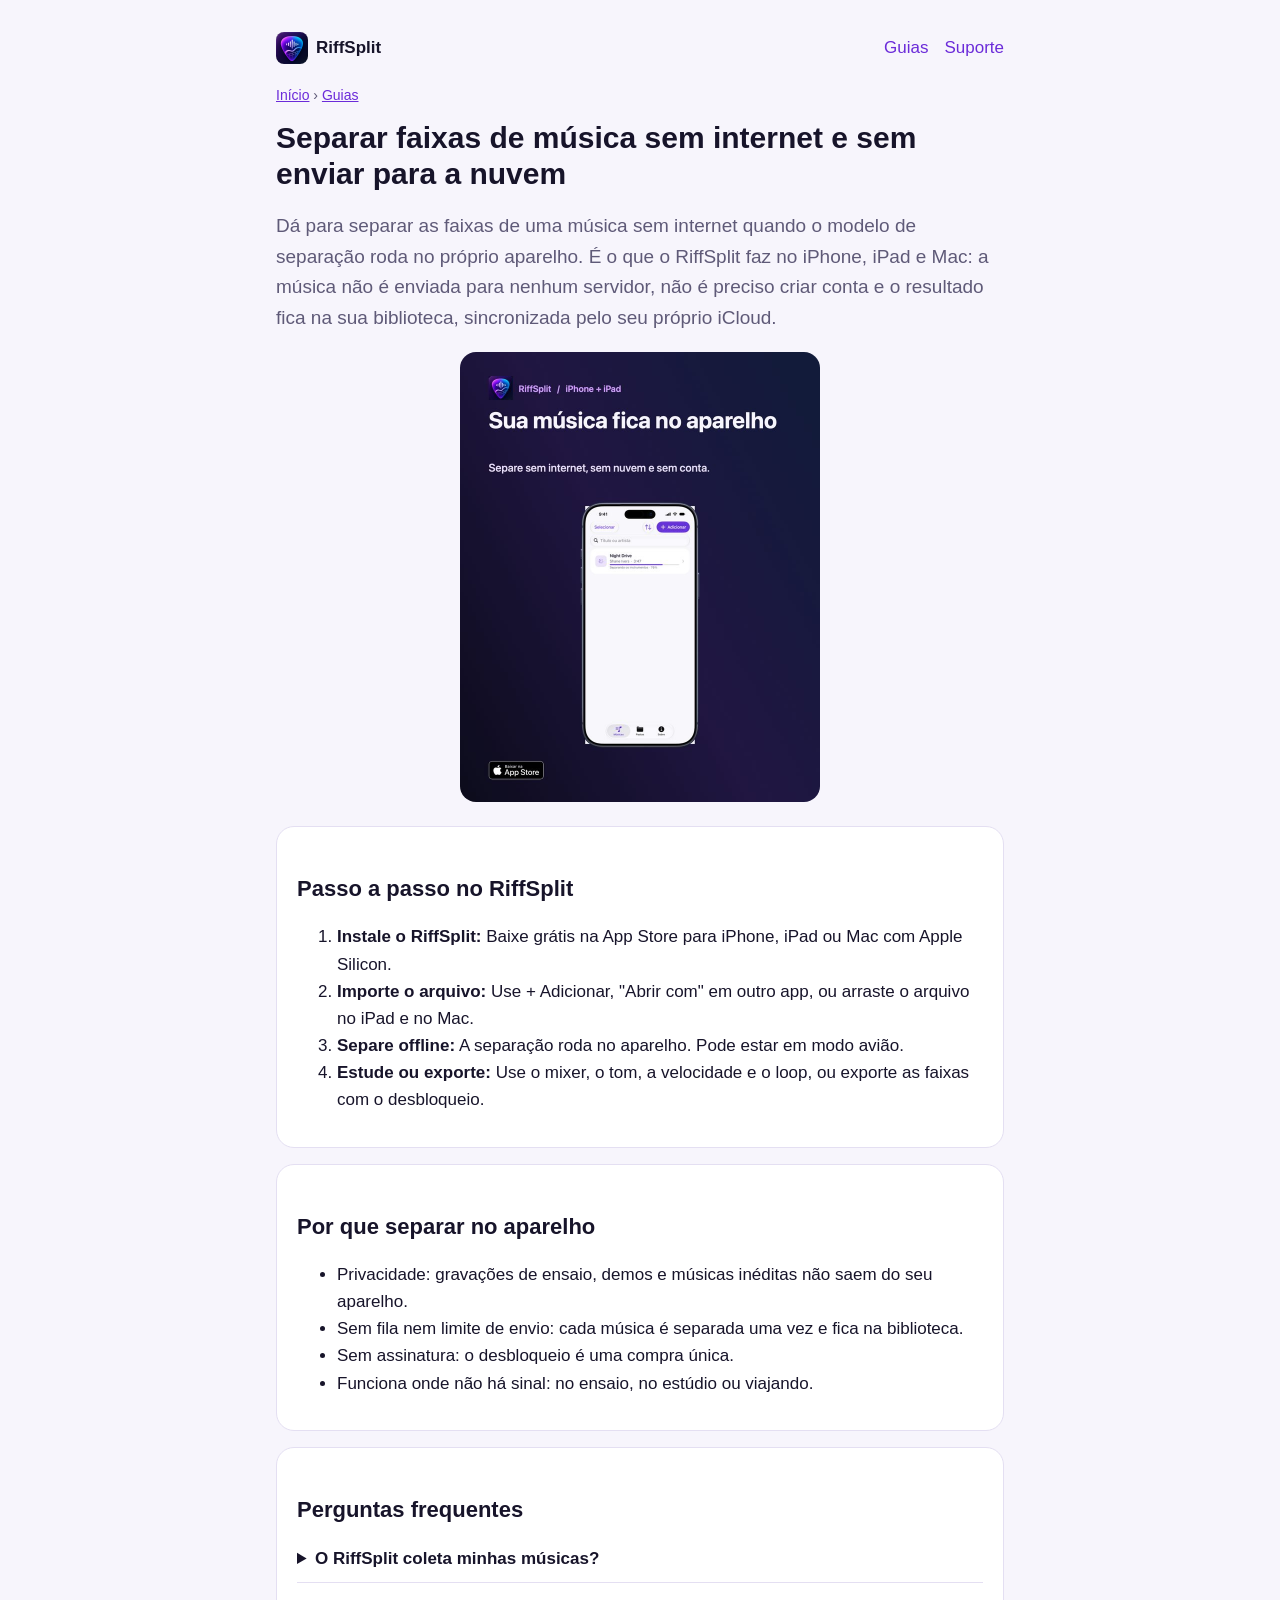
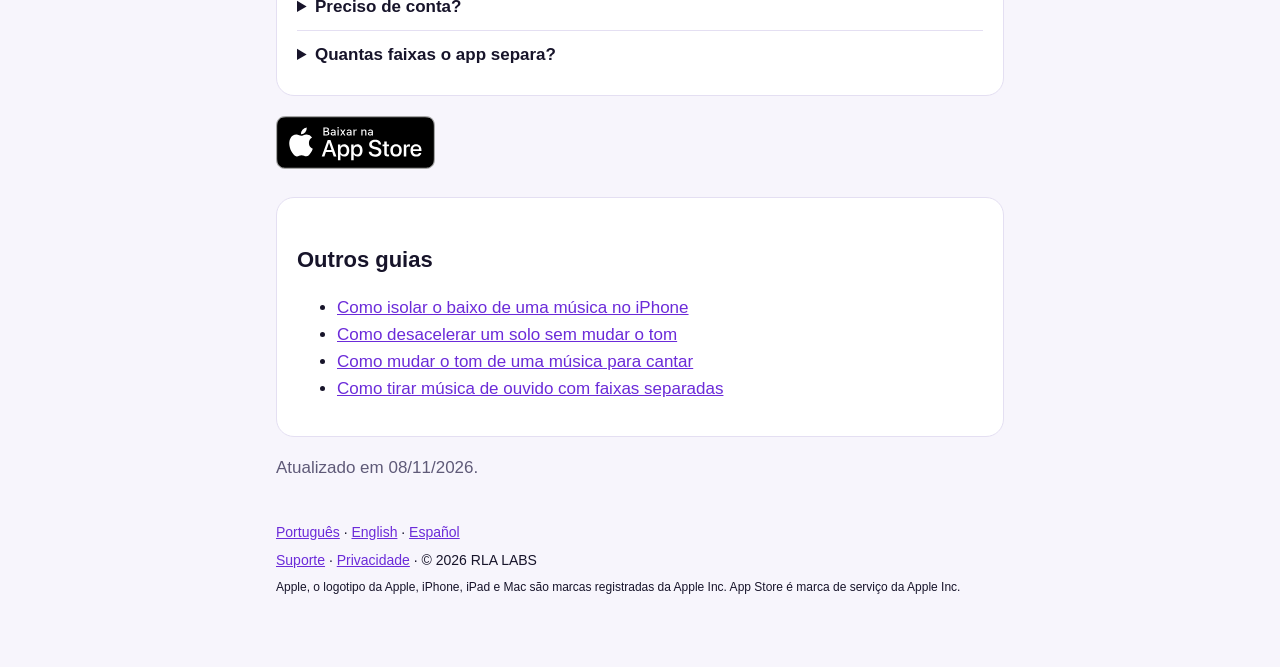
<file: guias/separar-faixas-de-musica-sem-internet.html>
<!doctype html>
<html lang="pt-BR">
<head>
<meta charset="utf-8">
<meta name="viewport" content="width=device-width, initial-scale=1">
<title>Separar faixas de música sem internet: separação de stems no iPhone, iPad e Mac · RiffSplit</title>
<meta name="description" content="Como separar voz e instrumentos (stems) de uma música no próprio aparelho, sem internet, sem conta e sem enviar o arquivo para servidores.">
<link rel="canonical" href="https://robertoaran79-pixel.github.io/riffsplit-site/guias/separar-faixas-de-musica-sem-internet.html">

<meta name="apple-itunes-app" content="app-id=6829560023">
<meta property="og:type" content="website">
<meta property="og:site_name" content="RiffSplit">
<meta property="og:title" content="Separar faixas de música sem internet: separação de stems no iPhone, iPad e Mac · RiffSplit">
<meta property="og:description" content="Como separar voz e instrumentos (stems) de uma música no próprio aparelho, sem internet, sem conta e sem enviar o arquivo para servidores.">
<meta property="og:url" content="https://robertoaran79-pixel.github.io/riffsplit-site/guias/separar-faixas-de-musica-sem-internet.html">
<meta property="og:image" content="https://robertoaran79-pixel.github.io/riffsplit-site/img/og-ptbr.jpg">
<meta property="og:locale" content="pt_BR">
<meta name="twitter:card" content="summary_large_image">
<link rel="icon" href="../icon.png">
<link rel="stylesheet" href="../style.css">
<script type="application/ld+json">{"@context": "https://schema.org", "@type": "Article", "headline": "Separar faixas de música sem internet e sem enviar para a nuvem", "description": "Como separar voz e instrumentos (stems) de uma música no próprio aparelho, sem internet, sem conta e sem enviar o arquivo para servidores.", "inLanguage": "pt-BR", "url": "https://robertoaran79-pixel.github.io/riffsplit-site/guias/separar-faixas-de-musica-sem-internet.html", "image": "https://robertoaran79-pixel.github.io/riffsplit-site/img/offline.jpg", "datePublished": "2026-11-08", "dateModified": "2026-11-08", "author": {"@type": "Organization", "name": "RLA LABS"}, "publisher": {"@type": "Organization", "name": "RLA LABS", "logo": {"@type": "ImageObject", "url": "https://robertoaran79-pixel.github.io/riffsplit-site/icon.png"}}, "about": {"@type": "MobileApplication", "name": "RiffSplit", "url": "https://robertoaran79-pixel.github.io/riffsplit-site/"}}</script>
<script type="application/ld+json">{"@context": "https://schema.org", "@type": "HowTo", "name": "Separar faixas de música sem internet e sem enviar para a nuvem", "inLanguage": "pt-BR", "tool": [{"@type": "HowToTool", "name": "RiffSplit (iPhone, iPad ou Mac)"}], "step": [{"@type": "HowToStep", "position": 1, "name": "Instale o RiffSplit", "text": "Baixe grátis na App Store para iPhone, iPad ou Mac com Apple Silicon."}, {"@type": "HowToStep", "position": 2, "name": "Importe o arquivo", "text": "Use + Adicionar, \"Abrir com\" em outro app, ou arraste o arquivo no iPad e no Mac."}, {"@type": "HowToStep", "position": 3, "name": "Separe offline", "text": "A separação roda no aparelho. Pode estar em modo avião."}, {"@type": "HowToStep", "position": 4, "name": "Estude ou exporte", "text": "Use o mixer, o tom, a velocidade e o loop, ou exporte as faixas com o desbloqueio."}]}</script>
<script type="application/ld+json">{"@context": "https://schema.org", "@type": "FAQPage", "mainEntity": [{"@type": "Question", "name": "O RiffSplit coleta minhas músicas?", "acceptedAnswer": {"@type": "Answer", "text": "Não. As músicas e as faixas ficam no aparelho e no seu iCloud. Veja a política de privacidade do site."}}, {"@type": "Question", "name": "Preciso de conta?", "acceptedAnswer": {"@type": "Answer", "text": "Não. Basta a sua conta Apple para instalar e, se quiser, sincronizar pelo iCloud."}}, {"@type": "Question", "name": "Quantas faixas o app separa?", "acceptedAnswer": {"@type": "Answer", "text": "Seis: voz, bateria, baixo, guitarra, piano e outros."}}]}</script>
<script type="application/ld+json">{"@context": "https://schema.org", "@type": "BreadcrumbList", "itemListElement": [{"@type": "ListItem", "position": 1, "name": "Início", "item": "https://robertoaran79-pixel.github.io/riffsplit-site/"}, {"@type": "ListItem", "position": 2, "name": "Guias", "item": "https://robertoaran79-pixel.github.io/riffsplit-site/guias/"}, {"@type": "ListItem", "position": 3, "name": "Separar faixas de música sem internet e sem enviar para a nuvem", "item": "https://robertoaran79-pixel.github.io/riffsplit-site/guias/separar-faixas-de-musica-sem-internet.html"}]}</script>
</head>
<body>
<main>
<nav class="top">
<a class="marca" href="../index.html"><img src="../icon.png" alt="" width="32" height="32"> RiffSplit</a>
<span class="links"><a href="../guias/index.html">Guias</a><a href="../suporte.html">Suporte</a></span>
</nav>

<p class="trilha"><a href="../index.html">Início</a> › <a href="index.html">Guias</a></p>
<article>
<header>
<h1>Separar faixas de música sem internet e sem enviar para a nuvem</h1>
<p class="lead">Dá para separar as faixas de uma música sem internet quando o modelo de separação roda no próprio aparelho. É o que o RiffSplit faz no iPhone, iPad e Mac: a música não é enviada para nenhum servidor, não é preciso criar conta e o resultado fica na sua biblioteca, sincronizada pelo seu próprio iCloud.</p>
</header>
<figure class="arte"><img src="../img/offline.jpg" alt="Arte do RiffSplit: sua música fica no aparelho, separe sem internet, sem nuvem e sem conta" width="720" height="900" loading="lazy"></figure>
<section class="card">
<h2>Passo a passo no RiffSplit</h2>
<ol>
<li><b>Instale o RiffSplit:</b> Baixe grátis na App Store para iPhone, iPad ou Mac com Apple Silicon.</li>
<li><b>Importe o arquivo:</b> Use + Adicionar, &quot;Abrir com&quot; em outro app, ou arraste o arquivo no iPad e no Mac.</li>
<li><b>Separe offline:</b> A separação roda no aparelho. Pode estar em modo avião.</li>
<li><b>Estude ou exporte:</b> Use o mixer, o tom, a velocidade e o loop, ou exporte as faixas com o desbloqueio.</li>
</ol>
</section>
<section class="card">
<h2>Por que separar no aparelho</h2>
<ul>
<li>Privacidade: gravações de ensaio, demos e músicas inéditas não saem do seu aparelho.</li>
<li>Sem fila nem limite de envio: cada música é separada uma vez e fica na biblioteca.</li>
<li>Sem assinatura: o desbloqueio é uma compra única.</li>
<li>Funciona onde não há sinal: no ensaio, no estúdio ou viajando.</li>
</ul>
</section>
<section class="card faq"><h2>Perguntas frequentes</h2>
<details><summary>O RiffSplit coleta minhas músicas?</summary><p>Não. As músicas e as faixas ficam no aparelho e no seu iCloud. Veja a política de privacidade do site.</p></details>
<details><summary>Preciso de conta?</summary><p>Não. Basta a sua conta Apple para instalar e, se quiser, sincronizar pelo iCloud.</p></details>
<details><summary>Quantas faixas o app separa?</summary><p>Seis: voz, bateria, baixo, guitarra, piano e outros.</p></details>
</section>
<p class="cta"><a href="https://apps.apple.com/app/id6829560023"><img src="../img/appstore-pt-br.svg" alt="Baixar na App Store" width="160" height="53"></a></p>
<section class="card">
<h2>Outros guias</h2>
<ul>
<li><a href="como-isolar-o-baixo-de-uma-musica-no-iphone.html">Como isolar o baixo de uma música no iPhone</a></li>
<li><a href="como-desacelerar-um-solo-sem-mudar-o-tom.html">Como desacelerar um solo sem mudar o tom</a></li>
<li><a href="como-mudar-o-tom-de-uma-musica-para-cantar.html">Como mudar o tom de uma música para cantar</a></li>
<li><a href="como-tirar-musica-de-ouvido-com-faixas-separadas.html">Como tirar música de ouvido com faixas separadas</a></li>
</ul>
</section>
<p class="muted">Atualizado em 08/11/2026.</p>
</article>

<footer>
<p><a href="../index.html">Português</a> · <a href="../en/index.html">English</a> · <a href="../es/index.html">Español</a></p>
<p><a href="../suporte.html">Suporte</a> · <a href="../privacidade.html">Privacidade</a> · © 2026 RLA LABS</p>
<p class="legal">Apple, o logotipo da Apple, iPhone, iPad e Mac são marcas registradas da Apple Inc. App Store é marca de serviço da Apple Inc.</p>
</footer>
</main>
</body>
</html>
</file>
<file: style.css>
:root{--bg:#F7F5FC;--surface:#FFFFFF;--text:#17142A;--muted:#5F5A78;--accent:#6B2BD9;--border:#E4DFF2}
@media (prefers-color-scheme:dark){:root{--bg:#0F0D1A;--surface:#1A1729;--text:#F2EFFA;--muted:#A9A3C2;--accent:#B18CFF;--border:#2C2742}}
*{box-sizing:border-box}
body{margin:0;background:var(--bg);color:var(--text);font:17px/1.6 -apple-system,BlinkMacSystemFont,"SF Pro Text","Helvetica Neue",Arial,sans-serif}
main{max-width:760px;margin:0 auto;padding:32px 16px 64px}
header{display:flex;align-items:center;gap:14px;margin-bottom:8px}
header img{width:56px;height:56px;border-radius:13px}
h1{font-size:30px;line-height:1.2;margin:0}
h2{font-size:22px;margin:36px 0 8px}
h3{font-size:18px;margin:22px 0 4px}
p,li{color:var(--text)}
.muted{color:var(--muted)}
a{color:var(--accent)}
nav.lang{margin:12px 0 24px;display:flex;gap:12px;flex-wrap:wrap}
nav.lang a{padding:4px 12px;border:1px solid var(--border);border-radius:999px;text-decoration:none}
section.card{background:var(--surface);border:1px solid var(--border);border-radius:18px;padding:8px 20px 16px;margin:16px 0}
footer{margin-top:40px;font-size:14px;color:var(--muted)}
nav.top{display:flex;justify-content:space-between;align-items:center;gap:12px;flex-wrap:wrap;margin-bottom:20px}
nav.top a{text-decoration:none}
nav.top .marca{display:flex;align-items:center;gap:8px;font-weight:700;color:var(--text)}
nav.top .marca img{border-radius:8px}
nav.top .links{display:flex;gap:16px}
.hero h1{font-size:30px;margin:18px 0 8px}
.banner{width:100%;height:auto;border-radius:18px;display:block}
.lead{font-size:19px;color:var(--muted)}
.cta{margin:20px 0}
.cta img{height:53px;width:auto}
.lista-icones{list-style:none;padding-left:0}
.lista-icones li{margin:8px 0}
.faq details{border-top:1px solid var(--border);padding:10px 0}
.faq details:first-of-type{border-top:0}
.faq summary{cursor:pointer;font-weight:600}
.faq details p{margin:8px 0 0}
.arte{margin:16px 0;text-align:center}
.arte img{max-width:360px;width:100%;height:auto;border-radius:16px}
.trilha{font-size:14px;color:var(--muted)}
ul.guias li{margin:12px 0}
footer .legal{font-size:12px}
footer p{margin:6px 0}
header.hero,article>header,header.texto{display:block}
</file>
